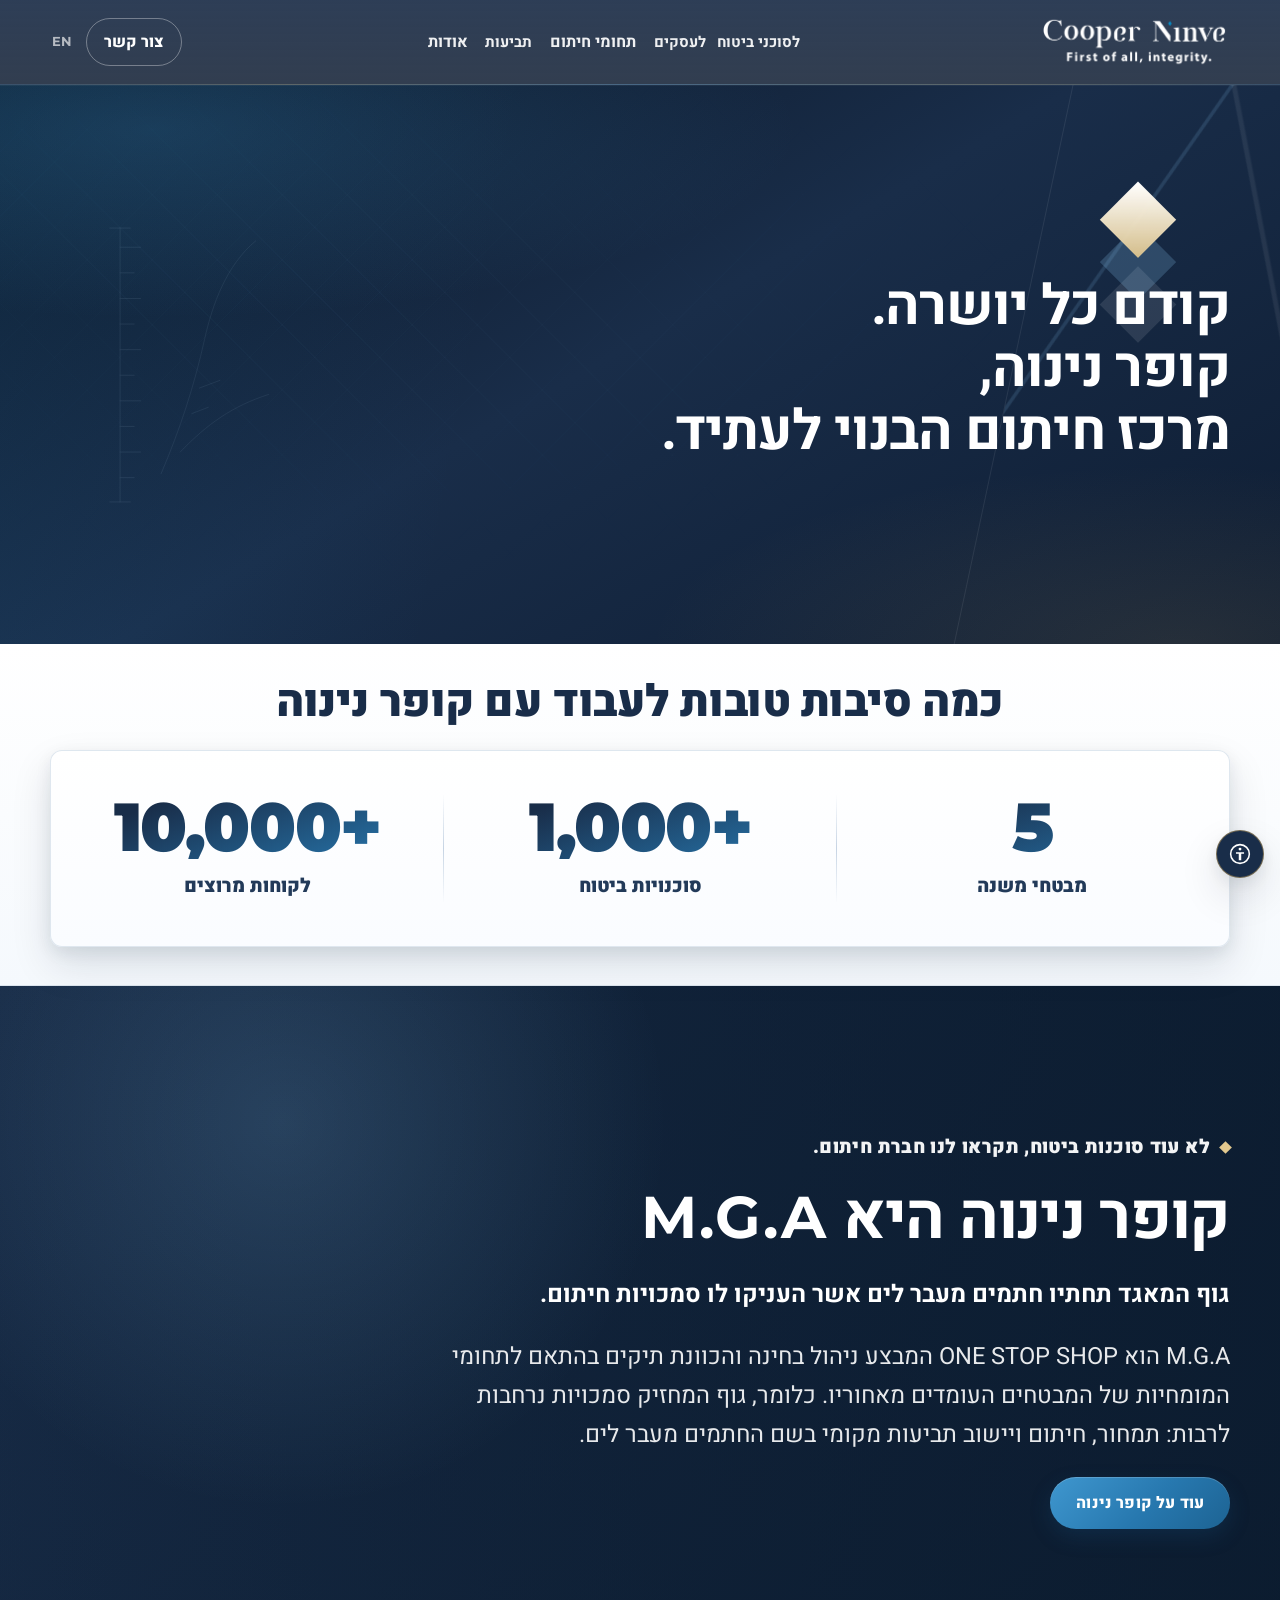
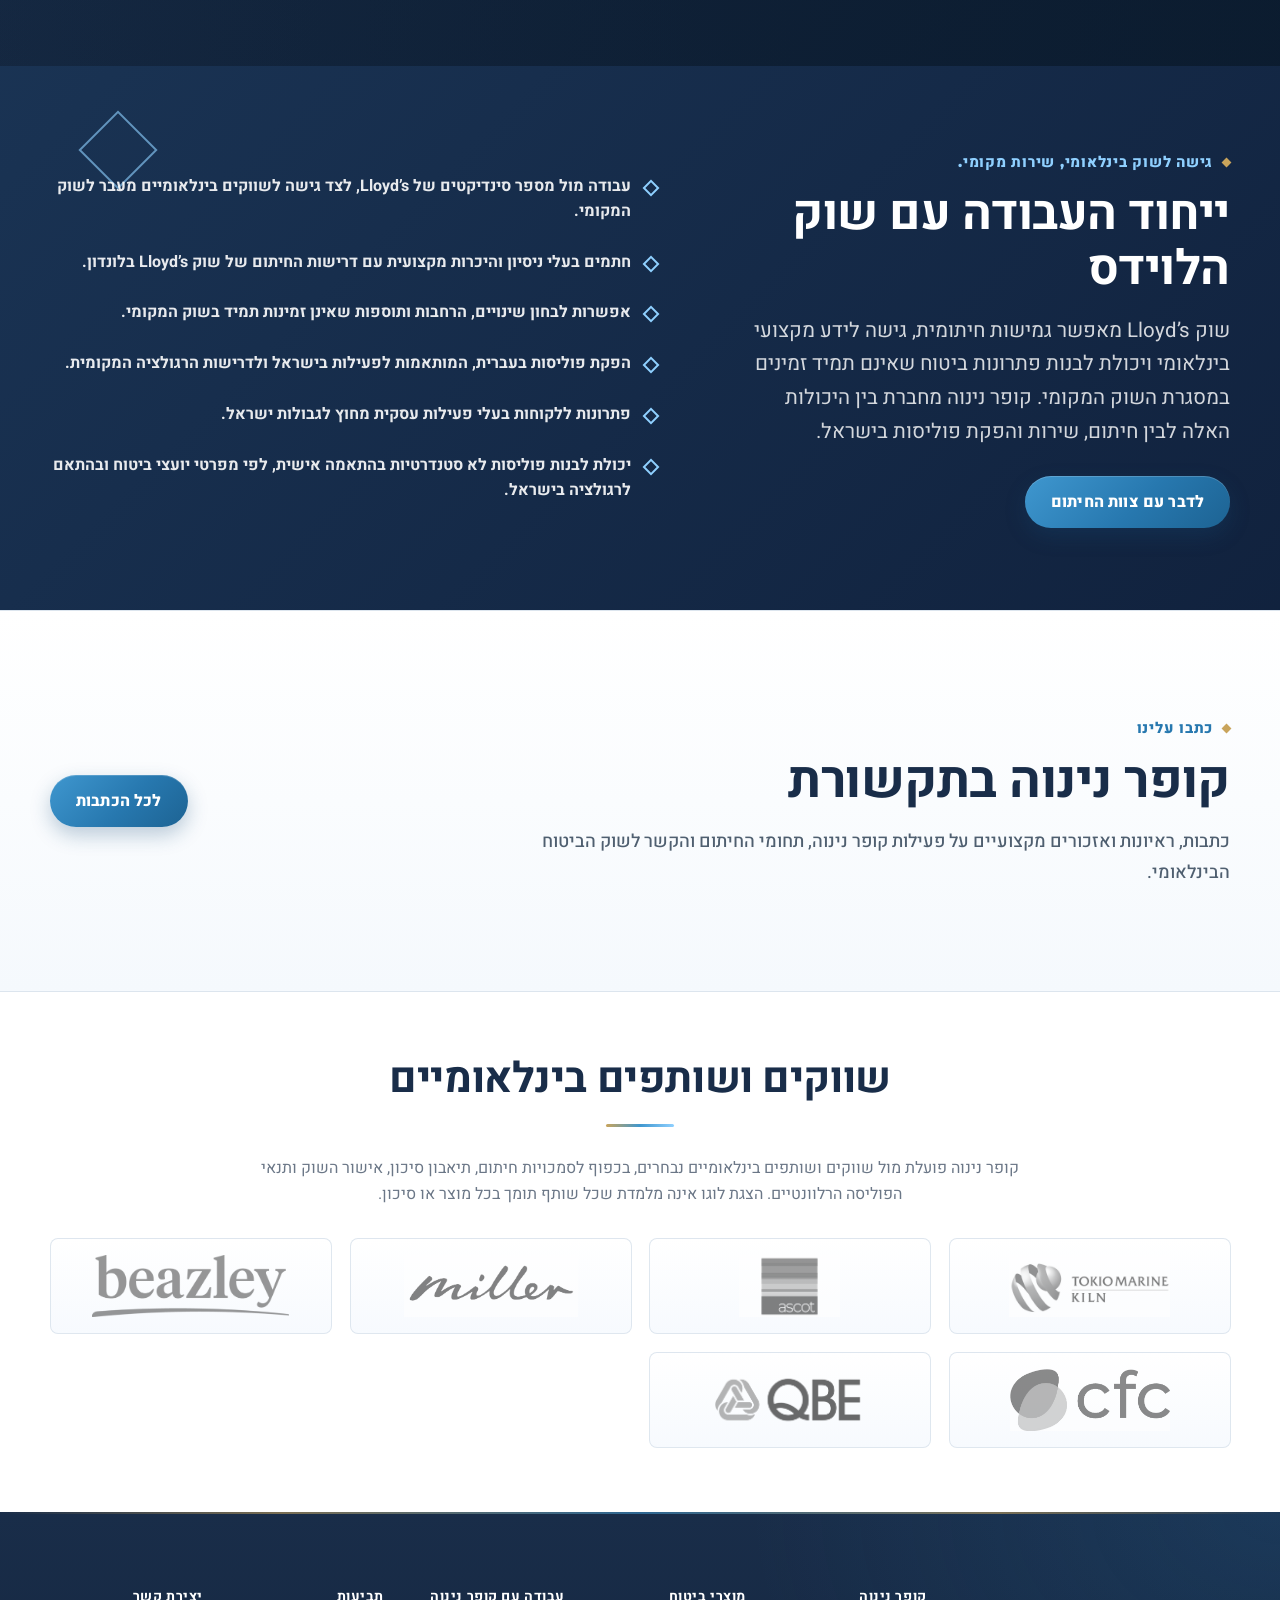
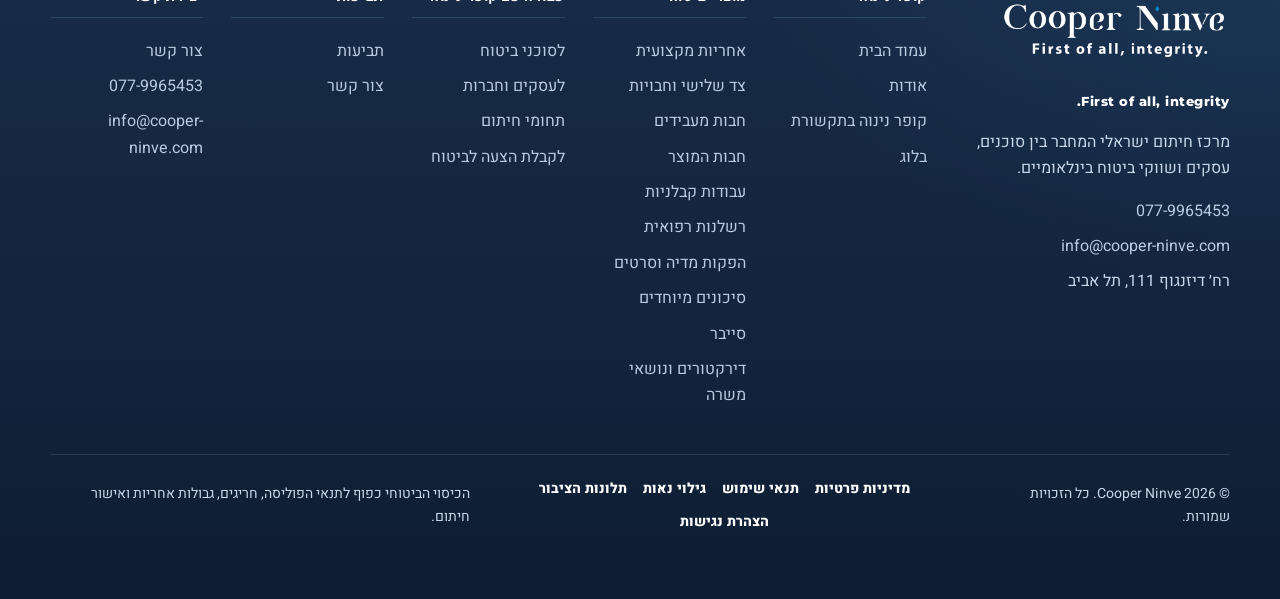
<file: index.html>
<!doctype html>
<html lang="he" dir="rtl">
  <head>
    <meta charset="UTF-8" />
    <meta name="viewport" content="width=device-width, initial-scale=1.0" />
    <meta name="description" content="קופר נינוה היא מרכז חיתום ישראלי, MGA ו-Coverholder המחבר בין סוכני ביטוח, עסקים ושווקי ביטוח בינלאומיים באמצעות חיתום, הפקה, שירות ותביעות." />
    <meta name="robots" content="index, follow" />
    <title>קופר נינוה | ישראל - מרכז חיתום הבנוי לעתיד</title>
    <link rel="preload" as="image" href="/assets/logo/cooper-ninve-logo-white.png" fetchpriority="high" />
    <link rel="preconnect" href="https://fonts.googleapis.com" />
    <link rel="preconnect" href="https://fonts.gstatic.com" crossorigin />
    <link href="https://fonts.googleapis.com/css2?family=Heebo:wght@400;500;700;800;900&family=Montserrat:wght@600;700;800;900&display=swap" rel="stylesheet" />
    <link rel="stylesheet" href="/styles.css" />
    <script>
      (function () {
        try {
          var raw = localStorage.getItem("cn-a11y-prefs");
          if (!raw) return;
          var prefs = JSON.parse(raw);
          var root = document.documentElement;
          var allowed = { 90: 1, 100: 1, 110: 1, 120: 1, 130: 1 };
          var text = allowed[prefs.text] ? prefs.text : 100;
          root.style.setProperty("--a11y-text-scale", String(text / 100));
          root.setAttribute("data-a11y-text", String(text));
          if (prefs.contrast) root.classList.add("a11y-contrast");
          if (prefs.links) root.classList.add("a11y-links");
          if (prefs.motion) root.classList.add("a11y-reduce-motion");
        } catch (e) {}
      })();
    </script>
  </head>
  <body class="lang-he">
    <a class="skip-link" href="#main">דלג לתוכן</a>
    <header class="site-header" data-site-header>
      <div class="container header-inner">
        <a class="brand" href="/" aria-label="קופר נינוה - דף הבית">
          <img src="/assets/logo/cooper-ninve-logo-white.png" alt="Cooper Ninve" width="768" height="283" fetchpriority="high" decoding="sync" />
        </a>
        <button class="menu-toggle" type="button" aria-expanded="false" aria-controls="main-nav" aria-label="פתיחת תפריט" data-menu-toggle><span aria-hidden="true">☰</span></button>
        <nav id="main-nav" class="main-nav" data-main-nav aria-label="ניווט ראשי">
          <a href="/insurance-agents">לסוכני ביטוח</a>
          <a href="/business-insurance">לעסקים</a>
          <div class="nav-product-menu" data-product-menu>
            <button class="nav-product-trigger" type="button" aria-expanded="false" aria-haspopup="true" aria-controls="product-mega-menu">מוצרי ביטוח</button>
            <div class="product-mega-menu" id="product-mega-menu">
              <section class="product-menu-column">
                <div class="product-menu-links">
                  <a class="product-menu-link" href="/professional-liability-insurance"><strong>אחריות מקצועית</strong><span>פתרונות ביטוח לסיכונים מקצועיים ולנותני שירותים.</span></a>
                  <a class="product-menu-link" href="/liability-insurance"><strong>צד שלישי וחבויות</strong><span>פתרונות לסיכוני חבות כלפי צדדים שלישיים.</span></a>
                  <a class="product-menu-link" href="/employers-liability-insurance"><strong>חבות מעבידים</strong><span>כיסוי לסיכוני אחריות מעבידים כלפי עובדים.</span></a>
                  <a class="product-menu-link" href="/product-liability-insurance"><strong>חבות המוצר</strong><span>כיסוי לאחריות הנובעת ממוצרים, ייצור ושיווק.</span></a>
                  <a class="product-menu-link" href="/contractors-all-risks-insurance"><strong>עבודות קבלניות</strong><span>פתרונות ביטוח לפרויקטים, עבודות וביצוע.</span></a>
                  <a class="product-menu-link" href="/medical-malpractice-insurance"><strong>רשלנות רפואית</strong><span>פתרונות ביטוח לסיכונים רפואיים ומקצועות הבריאות.</span></a>
                  <a class="product-menu-link" href="/media-production-insurance"><strong>הפקות מדיה וסרטים</strong><span>כיסוי להפקות, תוכן, צילום ומדיה.</span></a>
                  <a class="product-menu-link" href="/special-risks-insurance"><strong>סיכונים מיוחדים</strong><span>בחינת פתרונות לסיכונים מורכבים ולא שגרתיים.</span></a>
                  <a class="product-menu-link" href="/cyber-insurance"><strong>סייבר</strong><span>פתרונות לסיכוני סייבר, מידע וטכנולוגיה.</span></a>
                  <a class="product-menu-link" href="/directors-and-officers-insurance"><strong>דירקטורים ונושאי משרה</strong><span>כיסוי לנושאי משרה, הנהלות ודירקטוריונים.</span></a>
                  <a class="product-menu-link" href="/insurance-solutions"><strong>כל מוצרי הביטוח</strong><span>מעבר לעמוד המרכז את כלל תחומי הביטוח.</span></a>
                </div>
              </section>
            </div>
          </div>
          <a href="/claims">תביעות</a>
          <div class="nav-product-menu" data-product-menu>
            <button class="nav-product-trigger" type="button" aria-expanded="false" aria-haspopup="true" aria-controls="about-mega-menu">אודות</button>
            <div class="product-mega-menu about-mega-menu" id="about-mega-menu">
              <section class="product-menu-column">
                <div class="product-menu-links">
                  <a class="product-menu-link" href="/about-us"><strong>אודות</strong></a>
                  <a class="product-menu-link" href="/blog"><strong>בלוג</strong></a>
                  <a class="product-menu-link" href="/press"><strong>בתקשורת</strong></a>
                </div>
              </section>
            </div>
          </div>
          <a class="language-switcher nav-language-switcher" href="/en" aria-label="Switch to English">EN</a>
        </nav>
        <div class="header-actions">
          <a class="header-link" href="/contact-us">צור קשר</a>
          <a class="language-switcher header-language-switcher" href="/en" aria-label="Switch to English">EN</a>
        </div>
      </div>
    </header>

    <main id="main" data-app></main>

    <footer class="site-footer">
      <div class="footer-main">
        <div class="container footer-grid footer-grid-wide">
          <section class="footer-contact">
            <img src="/assets/logo/cooper-ninve-logo-white.png" alt="Cooper Ninve" width="768" height="283" loading="lazy" decoding="async" />
            <p class="footer-slogan" lang="en">First of all, integrity.</p>
            <p>מרכז חיתום ישראלי המחבר בין סוכנים, עסקים ושווקי ביטוח בינלאומיים.</p>
            <ul>
              <li><a href="tel:0779965453" data-track="click_phone">077-9965453</a></li>
              <li><a href="mailto:info@cooper-ninve.com" data-track="click_email">info@cooper-ninve.com</a></li>
              <li>רח׳ דיזנגוף 111, תל אביב</li>
            </ul>
          </section>
          <section>
            <h3>קופר נינוה</h3>
            <a href="/">עמוד הבית</a>
            <a href="/about-us">אודות</a>
            <a href="/press">קופר נינוה בתקשורת</a>
            <a href="/blog">בלוג</a>
          </section>
          <section>
            <h3>מוצרי ביטוח</h3>
            <a href="/professional-liability-insurance">אחריות מקצועית</a>
            <a href="/liability-insurance">צד שלישי וחבויות</a>
            <a href="/employers-liability-insurance">חבות מעבידים</a>
            <a href="/product-liability-insurance">חבות המוצר</a>
            <a href="/contractors-all-risks-insurance">עבודות קבלניות</a>
            <a href="/medical-malpractice-insurance">רשלנות רפואית</a>
            <a href="/media-production-insurance">הפקות מדיה וסרטים</a>
            <a href="/special-risks-insurance">סיכונים מיוחדים</a>
            <a href="/cyber-insurance">סייבר</a>
            <a href="/directors-and-officers-insurance">דירקטורים ונושאי משרה</a>
          </section>
          <section>
            <h3>עבודה עם קופר נינוה</h3>
            <a href="/insurance-agents">לסוכני ביטוח</a>
            <a href="/business-insurance">לעסקים וחברות</a>
            <a href="/insurance-solutions">תחומי חיתום</a>
            <a href="/contact-us">לקבלת הצעה לביטוח</a>
          </section>
          <section>
            <h3>תביעות</h3>
            <a href="/claims">תביעות</a>
            <a href="/contact-us">צור קשר</a>
          </section>
          <section>
            <h3>יצירת קשר</h3>
            <a href="/contact-us">צור קשר</a>
            <a href="tel:0779965453" data-track="click_phone">077-9965453</a>
            <a href="mailto:info@cooper-ninve.com" data-track="click_email">info@cooper-ninve.com</a>
          </section>
        </div>
        <div class="container footer-bottom">
          <p>© 2026 Cooper Ninve. כל הזכויות שמורות.</p>
          <nav class="footer-legal" aria-label="קישורים משפטיים">
            <a href="/privacy-policy">מדיניות פרטיות</a>
            <a href="/terms-of-use">תנאי שימוש</a>
            <a href="/disclosure">גילוי נאות</a>
            <a href="/public-complaints">תלונות הציבור</a>
            <a href="/accessibility-statement">הצהרת נגישות</a>
          </nav>
          <p>הכיסוי הביטוחי כפוף לתנאי הפוליסה, חריגים, גבולות אחריות ואישור חיתום.</p>
        </div>
      </div>
    </footer>

    <div class="mobile-sticky">
      <a href="/contact-us" data-track="click_quote_cta">לקבלת הצעה לביטוח</a>
      <a href="tel:0779965453" data-track="click_phone">שיחה</a>
    </div>

    <div class="a11y-widget" data-a11y-widget>
      <div class="a11y-panel" id="a11y-panel" hidden role="dialog" aria-modal="false" aria-labelledby="a11y-panel-title">
        <p class="a11y-panel-title" id="a11y-panel-title">אפשרויות נגישות</p>
        <p class="a11y-text-status" data-a11y-text-status aria-live="polite">גודל טקסט: 100%</p>
        <div class="a11y-actions">
          <button type="button" class="a11y-action" data-a11y-action="text-up">הגדלת טקסט</button>
          <button type="button" class="a11y-action" data-a11y-action="text-down">הקטנת טקסט</button>
          <button type="button" class="a11y-action" data-a11y-action="contrast" aria-pressed="false">ניגודיות גבוהה</button>
          <button type="button" class="a11y-action" data-a11y-action="links" aria-pressed="false">הדגשת קישורים</button>
          <button type="button" class="a11y-action" data-a11y-action="motion" aria-pressed="false">הפחתת אנימציות</button>
          <button type="button" class="a11y-action a11y-action-reset" data-a11y-action="reset">איפוס הגדרות</button>
        </div>
      </div>
      <button type="button" class="a11y-fab" data-a11y-open aria-expanded="false" aria-controls="a11y-panel" aria-label="פתיחת אפשרויות נגישות">
        <svg viewBox="0 0 24 24" width="22" height="22" aria-hidden="true" focusable="false">
          <circle cx="12" cy="12" r="10.2" fill="none" stroke="currentColor" stroke-width="1.7"></circle>
          <circle cx="12" cy="6.6" r="1.55" fill="currentColor"></circle>
          <path fill="currentColor" d="M7.6 10.05h8.8v1.7h-3.05V18.7h-2.7v-6.95H7.6z"></path>
        </svg>
      </button>
    </div>

    <script src="/cms-client.js" defer></script>
    <script src="/cms-landing.js" defer></script>
    <script src="/app.js" defer></script>
  </body>
</html>
</file>
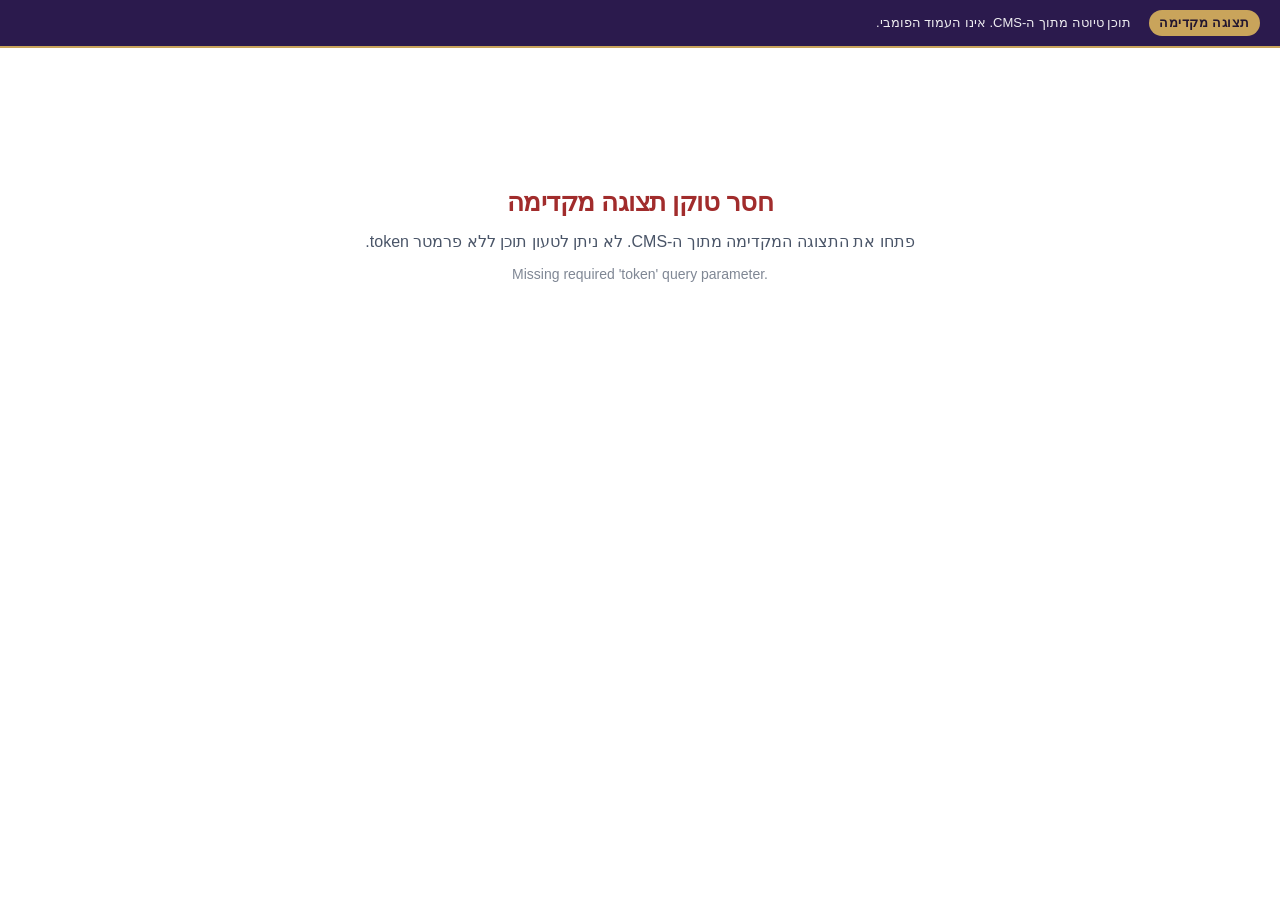
<file: preview.html>
<!doctype html>
<html lang="he" dir="rtl">
  <head>
    <meta charset="UTF-8" />
    <meta name="viewport" content="width=device-width, initial-scale=1.0" />
    <meta name="robots" content="noindex, nofollow, noarchive, nosnippet, noimageindex" />
    <meta name="referrer" content="no-referrer" />
    <meta http-equiv="Cache-Control" content="no-store, no-cache, must-revalidate" />
    <meta http-equiv="Pragma" content="no-cache" />
    <meta name="description" content="" />
    <title>תצוגה מקדימה | קופר נינוה</title>
    <link rel="stylesheet" href="/styles.css" />
    <style>
      /* Preview-only chrome. The landing content itself uses styles.css classes
         so it matches the public landing page. Nothing here leaks to the site. */
      .preview-bar {
        position: sticky;
        top: 0;
        z-index: 2000;
        display: flex;
        flex-wrap: wrap;
        align-items: center;
        gap: 10px 18px;
        padding: 10px 20px;
        background: #2b1a4d;
        color: #fff;
        font-family: inherit;
        font-size: 13px;
        line-height: 1.5;
        border-bottom: 2px solid #c9a45b;
      }
      .preview-bar__tag {
        font-weight: 800;
        letter-spacing: .04em;
        background: #c9a45b;
        color: #22162f;
        padding: 3px 10px;
        border-radius: 999px;
        white-space: nowrap;
      }
      .preview-bar__meta { display: flex; flex-wrap: wrap; gap: 6px 16px; opacity: .92; }
      .preview-bar__meta b { font-weight: 500; opacity: .7; }
      .preview-bar details { margin-inline-start: auto; }
      .preview-bar summary { cursor: pointer; opacity: .85; }
      .preview-bar__seo {
        margin: 8px 0 0;
        padding: 10px 12px;
        background: rgba(255, 255, 255, .08);
        border-radius: 8px;
        max-width: 620px;
      }
      .preview-bar__seo p { margin: 0 0 6px; }
      .preview-bar__seo p:last-child { margin-bottom: 0; }

      .preview-state {
        max-width: 640px;
        margin: 12vh auto;
        padding: 32px 28px;
        text-align: center;
        font-size: 16px;
        line-height: 1.7;
      }
      .preview-state h1 { font-size: 26px; margin: 0 0 12px; }
      .preview-state p { margin: 0 0 8px; color: #4a5568; }
      .preview-state__en { font-size: 14px; opacity: .7; direction: ltr; }
      .preview-state--error h1 { color: #a12c2c; }
      .preview-spinner {
        width: 34px;
        height: 34px;
        margin: 0 auto 18px;
        border: 3px solid rgba(43, 26, 77, .18);
        border-top-color: #2b1a4d;
        border-radius: 50%;
        animation: preview-spin .9s linear infinite;
      }
      @keyframes preview-spin { to { transform: rotate(360deg); } }
      @media (prefers-reduced-motion: reduce) {
        .preview-spinner { animation-duration: 3s; }
      }

      /* CTA whose destination the API cannot resolve. Rendered inert, never as a link. */
      .preview-cta-unresolved {
        opacity: .55;
        cursor: not-allowed;
        text-decoration: line-through;
      }
      .preview-cta-flag {
        display: block;
        font-size: 11px;
        font-style: normal;
        letter-spacing: 0;
        text-decoration: none;
        opacity: .85;
      }
      .preview-empty {
        margin: 0;
        padding: 10px 14px;
        border: 1px dashed rgba(43, 26, 77, .35);
        border-radius: 8px;
        color: #6b7280;
        font-size: 14px;
      }
      .preview-form-note { font-size: 13px; color: #6b7280; margin: 6px 0 0; }
    </style>
  </head>
  <body class="lang-he lp">
    <div data-preview-bar></div>
    <main id="main" data-preview-app>
      <div class="preview-state">
        <div class="preview-spinner"></div>
        <h1>טוען תצוגה מקדימה…</h1>
        <p class="preview-state__en">Loading preview…</p>
      </div>
    </main>
    <div data-preview-sticky></div>
    <script src="/preview.js" defer></script>
  </body>
</html>
</file>
<file: styles.css>
:root {
  --navy: #192D49;
  --navy-2: #223a59;
  --navy-deep: #0e1d33;
  --navy-ink: #0a1626;
  --blue: #2778AF;
  --blue-2: #1d6393;
  --blue-bright: #3f97cf;
  --sky: #8fd0ff;
  --gold: #c9a45b;
  --gold-soft: #e3c98f;
  --ink: #192D49;
  --muted: #6b7787;
  --line: #dce5ee;
  --line-strong: #c6d4e4;
  --soft: #f3f7fc;
  --paper: #f7f9fd;
  --mist: #eef3f9;
  --white: #fff;
  --radius: 12px;
  --radius-sm: 8px;
  --radius-lg: 20px;
  --shadow: 0 2px 8px rgba(16, 32, 55, .06), 0 22px 50px rgba(11, 26, 48, .16);
  --shadow-sm: 0 1px 2px rgba(16, 32, 55, .05), 0 4px 12px rgba(16, 32, 55, .06);
  --shadow-md: 0 6px 16px rgba(16, 32, 55, .08), 0 18px 40px rgba(11, 26, 48, .12);
  --shadow-lg: 0 12px 28px rgba(16, 32, 55, .12), 0 34px 70px rgba(9, 22, 42, .20);
  --shadow-hover: 0 14px 32px rgba(16, 32, 55, .13), 0 30px 64px rgba(9, 22, 42, .20);
  --focus: #8fd0ff;
  --focus-on-light: #2778AF;
  --input-border: #7a91a8;
  --font-body: "Heebo", Arial, "Helvetica Neue", sans-serif;
  --font-display: "Montserrat", "Heebo", Arial, sans-serif;
  --ease: 220ms cubic-bezier(.22, 1, .36, 1);
  --ease-premium: cubic-bezier(.22, 1, .36, 1);
  --ease-out: cubic-bezier(.16, 1, .3, 1);
  --ease-in-out: cubic-bezier(.76, 0, .24, 1);
  --header-h: 84px;
}

* { box-sizing: border-box; }
html {
  --a11y-text-scale: 1;
  font-size: calc(100% * var(--a11y-text-scale, 1));
  scroll-behavior: smooth;
}
html.a11y-reduce-motion { scroll-behavior: auto; }
body {
  margin: 0;
  color: var(--ink);
  background: var(--white);
  font-family: var(--font-body);
  line-height: 1.65;
  overflow-wrap: break-word;
  -webkit-font-smoothing: antialiased;
  -moz-osx-font-smoothing: grayscale;
  text-rendering: optimizeLegibility;
}
main, .site-header, .site-footer, .hero, .section { max-width: 100%; }
.sr-only {
  position: absolute;
  width: 1px;
  height: 1px;
  padding: 0;
  margin: -1px;
  overflow: hidden;
  clip: rect(0, 0, 0, 0);
  white-space: nowrap;
  border: 0;
}
a { color: inherit; text-decoration: none; }
a, button, summary, .card-link, .mobile-sticky a { cursor: pointer; }
img { max-width: 100%; display: block; }
button, input, select, textarea { font: inherit; }
button, a, summary, input, select, textarea {
  transition: color var(--ease), background-color var(--ease), border-color var(--ease), box-shadow var(--ease), transform var(--ease), opacity var(--ease), filter var(--ease);
}
a:focus-visible,
button:focus-visible,
summary:focus-visible,
input:focus-visible,
select:focus-visible,
textarea:focus-visible {
  outline: 3px solid var(--focus-on-light);
  outline-offset: 3px;
  box-shadow: 0 0 0 5px rgba(39, 120, 175, .22);
}
.site-header :is(a, button):focus-visible,
.menu-toggle:focus-visible,
.hero :is(a, button):focus-visible,
.section-navy :is(a, button):focus-visible,
.team-section :is(a, button):focus-visible,
.mga-block :is(a, button):focus-visible,
.site-footer :is(a, button):focus-visible,
.mobile-sticky a:focus-visible {
  outline-color: var(--focus);
  box-shadow: 0 0 0 5px rgba(143, 208, 255, .28);
}
button:disabled {
  cursor: not-allowed;
  opacity: .72;
  transform: none;
}
.reveal-item {
  opacity: 0;
  transform: translateY(var(--reveal-distance, 22px));
  transition-property: opacity, transform, border-color, box-shadow, background-color, color, filter;
  transition-duration: var(--reveal-duration, 680ms), var(--reveal-duration, 680ms), 220ms, 220ms, 220ms, 220ms, 220ms;
  transition-timing-function: var(--ease-premium), var(--ease-premium), ease, ease, ease, ease, ease;
  transition-delay: var(--reveal-delay, 0ms);
  will-change: opacity, transform;
}
.reveal-item.is-visible {
  opacity: 1;
  transform: translateY(0);
}
.hero .reveal-item {
  --reveal-distance: 24px;
  --reveal-duration: 760ms;
}
.hero-card.reveal-item {
  --reveal-distance: 20px;
  --reveal-duration: 780ms;
}
.hero-card li.reveal-item {
  transform: translateX(-10px);
  --reveal-duration: 560ms;
}
.hero-card li.reveal-item.is-visible {
  transform: translateX(0);
}
@media (prefers-reduced-motion: reduce) {
  html {
    scroll-behavior: auto;
  }
  *,
  *::before,
  *::after {
    animation-duration: .01ms !important;
    animation-iteration-count: 1 !important;
    transition-duration: .01ms !important;
    transition-delay: 0ms !important;
  }
  .reveal-item,
  .reveal-item.is-visible {
    opacity: 1;
    transform: none;
  }
  .mga-sketch,
  .mga-block.is-sketch-visible .mga-sketch {
    opacity: .72;
    transform: none;
  }
  .mga-sketch.is-sketch-enhanced,
  .mga-sketch.is-sketch-reveal,
  .mga-block.is-sketch-visible .mga-sketch.is-sketch-reveal {
    clip-path: none;
    filter: none;
  }
  .mga-sketch-line {
    stroke-dashoffset: 0;
    transition: none;
  }
}
html.a11y-reduce-motion {
  scroll-behavior: auto;
}
html.a11y-reduce-motion *,
html.a11y-reduce-motion *::before,
html.a11y-reduce-motion *::after {
  animation-duration: .01ms !important;
  animation-iteration-count: 1 !important;
  transition-duration: .01ms !important;
  transition-delay: 0ms !important;
}
html.a11y-reduce-motion .reveal-item,
html.a11y-reduce-motion .reveal-item.is-visible {
  opacity: 1;
  transform: none;
}
html.a11y-reduce-motion .mga-sketch,
html.a11y-reduce-motion .mga-block.is-sketch-visible .mga-sketch {
  opacity: .72;
  transform: none;
}
html.a11y-reduce-motion .mga-sketch.is-sketch-enhanced,
html.a11y-reduce-motion .mga-sketch.is-sketch-reveal,
html.a11y-reduce-motion .mga-block.is-sketch-visible .mga-sketch.is-sketch-reveal {
  clip-path: none;
  filter: none;
}
html.a11y-reduce-motion .mga-sketch-line {
  stroke-dashoffset: 0;
  transition: none;
}
.container { width: min(1180px, calc(100% - 40px)); margin-inline: auto; }
.skip-link {
  position: absolute;
  inset-block-start: -48px;
  inset-inline-start: 20px;
  background: var(--blue);
  color: white;
  padding: 10px 14px;
  z-index: 20;
}
.skip-link:focus { inset-block-start: 10px; }

.site-header {
  position: sticky;
  top: 0;
  z-index: 1000;
  overflow: visible;
  background:
    linear-gradient(180deg, rgba(23, 41, 68, .90), rgba(16, 30, 51, .86));
  -webkit-backdrop-filter: saturate(140%) blur(14px);
  backdrop-filter: saturate(140%) blur(14px);
  color: white;
  border-bottom: 1px solid rgba(143, 208, 255, .12);
  box-shadow: 0 1px 0 rgba(255,255,255,.05);
  transition: background-color .4s var(--ease-out), box-shadow .4s var(--ease-out), border-color .4s var(--ease-out);
}
.site-header::after {
  content: "";
  position: absolute;
  inset-inline: 0;
  bottom: -1px;
  height: 1px;
  background: linear-gradient(90deg, transparent, rgba(201, 164, 91, .5) 22%, rgba(143, 208, 255, .35) 50%, rgba(201, 164, 91, .5) 78%, transparent);
  opacity: .5;
  pointer-events: none;
}
.site-header.is-scrolled {
  background: linear-gradient(180deg, rgba(14, 27, 47, .94), rgba(11, 22, 40, .92));
  box-shadow: 0 12px 34px rgba(6, 16, 32, .40);
  border-bottom-color: rgba(143, 208, 255, .18);
}
.header-inner {
  min-height: var(--header-h);
  display: grid;
  grid-template-columns: 190px minmax(0, 1fr) auto;
  gap: 14px;
  align-items: center;
  overflow: visible;
  transition: min-height .4s var(--ease-out);
}
.site-header.is-scrolled .header-inner { min-height: 70px; }
.brand img {
  width: 190px;
  height: auto;
  aspect-ratio: 768 / 283;
  transition: width .4s var(--ease-out), filter var(--ease), transform var(--ease);
}
.site-header.is-scrolled .brand img { width: 168px; }
.brand:hover img { transform: translateY(-1px); filter: drop-shadow(0 6px 14px rgba(143, 208, 255, .28)); }
.main-nav {
  display: flex;
  gap: clamp(8px, .9vw, 15px);
  align-items: center;
  justify-content: center;
  font-weight: 700;
  min-width: 0;
}
.main-nav a,
.nav-product-trigger {
  position: relative;
  opacity: .92;
  border-radius: 6px;
  padding-block: 6px;
  font-size: 15px;
  line-height: 1.2;
  white-space: nowrap;
}
.nav-product-trigger {
  display: inline-flex;
  align-items: center;
  margin: 0;
  background: none;
  border: 0;
  color: inherit;
  font: inherit;
  cursor: pointer;
}
.main-nav a::after,
.nav-product-trigger::after {
  content: "";
  position: absolute;
  inset-inline: 0;
  inset-block-end: -2px;
  height: 2px;
  background: linear-gradient(90deg, var(--gold), var(--sky));
  border-radius: 999px;
  opacity: 0;
  transform: scaleX(.3);
  transform-origin: center;
  transition: opacity var(--ease), transform var(--ease);
}
.main-nav a:hover,
.main-nav a.active,
.nav-product-trigger:hover,
.nav-product-trigger.active,
.nav-product-menu.is-open .nav-product-trigger {
  color: var(--focus);
  opacity: 1;
}
.main-nav a:hover::after,
.main-nav a.active::after,
.nav-product-trigger:hover::after,
.nav-product-trigger.active::after,
.nav-product-menu.is-open .nav-product-trigger::after {
  opacity: .9;
  transform: scaleX(1);
}
.nav-product-menu {
  position: relative;
  display: inline-flex;
  align-items: center;
}
.product-mega-menu {
  position: absolute;
  top: calc(100% + 20px);
  right: 50%;
  width: min(920px, calc(100vw - 48px));
  transform: translateX(50%) translateY(8px);
  display: grid;
  grid-template-columns: repeat(3, minmax(0, 1fr));
  gap: 0;
  padding: 22px;
  background: rgba(255,255,255,.98);
  color: var(--ink);
  border: 1px solid rgba(25,45,73,.12);
  border-radius: 8px;
  box-shadow: 0 24px 60px rgba(8,20,38,.22);
  opacity: 0;
  visibility: hidden;
  pointer-events: none;
  transition: opacity var(--ease), transform var(--ease), visibility var(--ease);
  z-index: 1100;
}
.product-mega-menu::before {
  content: "";
  position: absolute;
  inset-inline: 0;
  bottom: 100%;
  height: 22px;
}
.nav-product-menu:hover .product-mega-menu,
.nav-product-menu.is-open .product-mega-menu {
  opacity: 1;
  visibility: visible;
  pointer-events: auto;
  transform: translateX(50%) translateY(0);
}
.product-menu-column {
  padding: 0 16px;
}
.product-menu-column + .product-menu-column {
  border-inline-end: 1px solid rgba(25,45,73,.1);
}
.product-menu-links {
  display: grid;
  gap: 7px;
}
.product-mega-menu > .product-menu-column:only-child {
  grid-column: 1 / -1;
}
.product-mega-menu > .product-menu-column:only-child .product-menu-links {
  grid-template-columns: repeat(3, minmax(0, 1fr));
}
@media (min-width: 1101px) {
  .about-mega-menu {
    width: min(540px, calc(100vw - 48px));
  }
}
.main-nav .product-menu-link {
  position: relative;
  display: block;
  padding: 11px 14px;
  border-radius: var(--radius-sm);
  border-inline-start: 2px solid transparent;
  white-space: normal;
  color: var(--ink);
  opacity: 1;
  transition: background-color var(--ease), color var(--ease), border-color var(--ease), transform var(--ease);
}
.main-nav .product-menu-link::after {
  content: none;
}
.main-nav .product-menu-link:hover,
.main-nav .product-menu-link:focus {
  background: linear-gradient(90deg, rgba(39,120,175,.09), rgba(39,120,175,.02));
  border-inline-start-color: var(--gold);
  color: var(--navy);
  transform: translateX(-2px);
}
body.lang-en .main-nav .product-menu-link:hover,
body.lang-en .main-nav .product-menu-link:focus { transform: translateX(2px); }
.product-menu-link strong {
  display: block;
  font-size: 14px;
  line-height: 1.35;
}
.product-menu-link span {
  display: block;
  margin-top: 3px;
  color: var(--muted);
  font-size: 12.5px;
  line-height: 1.45;
}
.header-actions {
  display: flex;
  align-items: center;
  gap: 8px;
  white-space: nowrap;
}
.header-cta, .btn {
  position: relative;
  border: 0;
  border-radius: 999px;
  padding: 13px 26px;
  max-width: 100%;
  white-space: normal;
  min-height: 48px;
  display: inline-flex;
  align-items: center;
  justify-content: center;
  gap: 9px;
  font-weight: 800;
  letter-spacing: .01em;
  cursor: pointer;
  overflow: hidden;
  isolation: isolate;
}
/* Sheen sweep shared by filled buttons */
.header-cta::before, .btn-primary::before, .btn-outline::before {
  content: "";
  position: absolute;
  inset: 0;
  z-index: -1;
  background: linear-gradient(115deg, transparent 30%, rgba(255,255,255,.28) 48%, transparent 66%);
  transform: translateX(-120%);
  transition: transform .7s var(--ease-out);
}
.header-cta:hover::before, .btn-primary:hover::before, .btn-outline:hover::before { transform: translateX(120%); }
.header-cta, .btn-primary {
  background: linear-gradient(135deg, var(--blue-bright), var(--blue) 55%, var(--blue-2));
  color: white;
  box-shadow: 0 8px 20px rgba(23, 74, 117, .28), inset 0 1px 0 rgba(255,255,255,.18);
}
.header-cta:hover, .btn-primary:hover {
  transform: translateY(-2px);
  box-shadow: 0 14px 30px rgba(23, 74, 117, .38), inset 0 1px 0 rgba(255,255,255,.24);
}
.header-cta:active, .btn-primary:active { transform: translateY(0); }
.header-link {
  color: white;
  border: 1px solid rgba(255,255,255,.34);
  border-radius: 999px;
  padding: 10px 17px;
  font-weight: 800;
  transition: color var(--ease), background-color var(--ease), border-color var(--ease), transform var(--ease), box-shadow var(--ease);
}
.header-link:hover {
  background: rgba(255,255,255,.96);
  color: var(--navy);
  border-color: transparent;
  transform: translateY(-2px);
  box-shadow: 0 10px 24px rgba(6, 16, 32, .28);
}
.btn-secondary { color: white; border: 1px solid rgba(255,255,255,.5); background: rgba(255,255,255,.04); }
.btn-secondary:hover { background: white; border-color: white; color: var(--navy); transform: translateY(-2px); box-shadow: 0 12px 28px rgba(6, 16, 32, .3); }
.btn-outline { color: var(--blue-2); border: 2px solid rgba(39, 120, 175, .9); background: white; }
.btn-outline:hover { color: white; border-color: var(--blue-2); transform: translateY(-2px); box-shadow: 0 12px 28px rgba(23, 74, 117, .26); }
.btn-outline::after {
  content: "";
  position: absolute;
  inset: 0;
  z-index: -2;
  background: linear-gradient(135deg, var(--blue-bright), var(--blue-2));
  opacity: 0;
  transition: opacity var(--ease);
}
.btn-outline:hover::after { opacity: 1; }
.menu-toggle { display: none; background: transparent; color: white; border: 0; font-size: 28px; }
.menu-toggle:hover { color: #8fd0ff; }

.hero {
  background:
    radial-gradient(120% 80% at 12% 8%, rgba(63, 151, 207, .22) 0%, transparent 42%),
    radial-gradient(90% 70% at 92% 100%, rgba(201, 164, 91, .12) 0%, transparent 46%),
    linear-gradient(100deg, rgba(39,120,175,.14) 0%, transparent 38%),
    linear-gradient(150deg, var(--navy-ink) 0%, var(--navy) 48%, var(--navy-deep) 100%);
  color: white;
  position: relative;
  overflow: hidden;
}
.hero::before {
  content: "";
  position: absolute;
  inset-inline-start: -170px;
  inset-block: 0;
  width: 34vw;
  min-width: 330px;
  border-inline-start: 1px solid rgba(255,255,255,.14);
  border-inline-end: 1px solid rgba(255,255,255,.08);
  background:
    linear-gradient(116deg, transparent 0 22%, rgba(143,208,255,.14) 22.2% 22.6%, transparent 22.8% 100%),
    linear-gradient(68deg, transparent 0 58%, rgba(255,255,255,.07) 58.2% 58.7%, transparent 59% 100%);
  transform: skewX(-12deg);
  z-index: 0;
}
.hero::after {
  content: "";
  position: absolute;
  inset-inline-start: 9%;
  inset-block-start: 112px;
  width: 54px;
  height: 54px;
  background: linear-gradient(135deg, #ffffff, rgba(227, 201, 143, .92));
  transform: translate3d(0, var(--hero-par, 0px), 0) rotate(45deg);
  box-shadow: 30px 30px 0 rgba(143, 208, 255, .20), 60px 60px 0 rgba(255, 255, 255, .10);
  will-change: transform;
  z-index: 0;
}
/* Faint branded diamond lattice + cinematic vignette layer */
.hero-inner::before {
  content: "";
  position: absolute;
  inset: -10% -20%;
  background-image:
    repeating-linear-gradient(45deg, rgba(143,208,255,.05) 0 1px, transparent 1px 46px),
    repeating-linear-gradient(-45deg, rgba(143,208,255,.05) 0 1px, transparent 1px 46px);
  -webkit-mask-image: radial-gradient(70% 60% at 30% 40%, #000 0%, transparent 75%);
  mask-image: radial-gradient(70% 60% at 30% 40%, #000 0%, transparent 75%);
  opacity: .6;
  pointer-events: none;
  transform: translate3d(0, calc(var(--hero-par, 0px) * -.5), 0);
  z-index: -1;
}
.hero-inner {
  padding: 88px 0 78px;
  position: relative;
  z-index: 1;
  display: grid;
  grid-template-columns: minmax(0, 1fr);
  align-items: center;
}
.hero-inner > * { min-width: 0; }
.hero-copy {
  grid-area: copy;
  direction: rtl;
  width: 100%;
  max-width: 780px;
  justify-self: start;
  text-align: right;
}
.hero-home .hero-inner {
  width: min(1240px, calc(100% - 40px));
  grid-template-columns: 410px minmax(650px, 760px);
  grid-template-areas: "why copy";
  gap: clamp(56px, 7vw, 96px);
  direction: ltr;
  justify-content: center;
}
.hero-home .hero-copy {
  grid-area: copy;
  justify-self: end;
  max-width: 760px;
}
.hero-home .hero-why-card {
  grid-area: why;
  justify-self: start;
  width: 410px;
}
body.lang-he .hero-home .hero-inner {
  width: min(1180px, calc(100% - 40px));
  min-height: 560px;
  grid-template-columns: minmax(0, 780px);
  grid-template-areas: "copy";
  direction: rtl;
  justify-content: start;
  gap: 0;
  padding: 76px 0 66px;
}
body.lang-he .hero-home .hero-copy {
  justify-self: start;
  max-width: 780px;
  padding-inline: 0;
}
body.lang-he .hero-home .hero-precision-visual {
  position: absolute;
  left: max(18px, calc((100vw - 1180px) / 2 + 24px));
  right: auto;
  inset-block-start: 50%;
  width: clamp(180px, 18vw, 280px);
  aspect-ratio: 360 / 520;
  color: rgba(198, 228, 249, .78);
  opacity: .24;
  pointer-events: none;
  transform: translateY(-50%);
  z-index: 0;
}
body.lang-he .hero-home .hero-precision-visual svg {
  width: 100%;
  height: 100%;
  display: block;
  overflow: visible;
}
body.lang-he .hero-home .hero-precision-visual path {
  stroke: currentColor;
  stroke-width: .85;
  stroke-linecap: round;
  stroke-linejoin: round;
  vector-effect: non-scaling-stroke;
}
body.lang-he .hero-home .hero-ruler {
  opacity: .54;
}
body.lang-he .hero-home .hero-launch-form {
  opacity: .46;
}
body.lang-he .hero-home h1 {
  max-width: 720px;
  font-size: clamp(48px, 4.35vw, 66px);
  line-height: 1.12;
}
body.lang-he .hero-home p.lead {
  max-width: 640px;
  margin-top: 20px;
  color: rgba(255,255,255,.78);
  font-size: clamp(18px, 1.55vw, 22px);
  line-height: 1.72;
  font-weight: 500;
}
body.lang-he .hero-home .hero-actions {
  justify-content: flex-start;
  margin-top: 28px;
}
.eyebrow {
  display: inline-flex;
  align-items: center;
  gap: 11px;
  color: var(--sky);
  font-weight: 800;
  font-size: clamp(13px, 1vw, 14px);
  letter-spacing: .16em;
  text-transform: uppercase;
  margin: 0 0 16px;
}
.eyebrow::before {
  content: "";
  flex: 0 0 auto;
  width: 8px;
  height: 8px;
  background: var(--gold);
  transform: rotate(45deg);
  box-shadow: 0 0 0 4px rgba(201, 164, 91, .16);
}
body.lang-he .eyebrow { letter-spacing: .06em; text-transform: none; font-size: clamp(14px, 1.05vw, 16px); }
h1, h2, h3 { line-height: 1.14; margin: 0; letter-spacing: -.01em; }
body.lang-en h1, body.lang-en h2, body.lang-en h3,
body.lang-en .hero-title, body.lang-en .mga-block h2 {
  font-family: var(--font-display);
  letter-spacing: -.02em;
}
h1 { font-size: clamp(54px, 4.6vw, 72px); line-height: 1.1; max-width: 780px; letter-spacing: -.02em; }
.hero-title-line { white-space: nowrap; }
.hero-home h1 {
  font-size: clamp(50px, 4.8vw, 72px);
  line-height: 1.15;
  max-width: 760px;
}
.hero-positioning {
  font-size: clamp(32px, 3.35vw, 50px);
  line-height: 1.14;
  max-width: 760px;
  margin: 12px 0 0;
  color: white;
  font-weight: 900;
}
.hero p.lead {
  font-size: clamp(22px, 1.75vw, 26px);
  max-width: 680px;
  color: rgba(255,255,255,.92);
  margin: 30px 0 0;
}
.hero-home p.lead {
  font-size: 24px;
  line-height: 1.7;
  max-width: 680px;
}
.hero-actions { display: flex; gap: 14px; flex-wrap: wrap; margin-top: 34px; }
.hero-home .hero-actions { justify-content: flex-start; }
.hero-claims {
  background:
    linear-gradient(96deg, rgba(39,120,175,.2) 0%, transparent 38%),
    radial-gradient(circle at 18% 30%, rgba(143,208,255,.14), transparent 28%),
    linear-gradient(135deg, #0d1b30 0%, var(--navy) 54%, #0b1a2c 100%);
}
.hero-claims .hero-inner {
  min-height: 520px;
  padding-block: 96px 88px;
  grid-template-areas: "copy";
  justify-items: center;
}
.hero-claims .hero-copy {
  width: min(100%, 860px);
  max-width: 860px;
  justify-self: center;
  padding-inline: 0;
  text-align: center;
  border-inline-end: 0;
}
.hero-claims .eyebrow {
  color: rgba(143,208,255,.96);
  text-align: center;
}
.hero-claims .hero-title {
  font-size: clamp(68px, 7vw, 116px);
  line-height: .95;
  letter-spacing: 0;
  max-width: 860px;
  margin-inline: auto;
  text-align: center;
}
.hero-claims .lead {
  max-width: 760px;
  margin-top: 28px;
  margin-inline: auto;
  color: rgba(255,255,255,.88);
  font-size: clamp(19px, 1.55vw, 23px);
  line-height: 1.76;
  text-align: center;
}
.hero-support-line {
  max-width: 680px;
  margin: 18px auto 0;
  color: rgba(198,228,249,.78);
  font-size: 16px;
  font-weight: 700;
  line-height: 1.65;
  text-align: center;
}
.claims-hero-visual {
  position: absolute;
  inset-inline-start: auto;
  inset-inline-end: max(10px, calc((100vw - 1320px) / 2 + 8px));
  inset-block-start: 50%;
  width: clamp(150px, 15vw, 220px);
  aspect-ratio: 1 / 1.16;
  border: 1px solid rgba(143,208,255,.2);
  opacity: .08;
  transform: translateY(-50%);
  pointer-events: none;
}
.claims-hero-visual::before,
.claims-hero-visual::after,
.claims-hero-visual span {
  content: "";
  position: absolute;
  border-color: rgba(198,228,249,.32);
}
.claims-hero-visual::before {
  inset: 12%;
  border: 1px solid rgba(198,228,249,.24);
}
.claims-hero-visual::after {
  inset-inline-start: 18%;
  inset-block-start: 22%;
  width: 46%;
  height: 1px;
  background: rgba(198,228,249,.42);
  box-shadow: 0 42px 0 rgba(198,228,249,.28), 0 84px 0 rgba(198,228,249,.18);
}
.claims-hero-visual span:nth-child(1) {
  inset-inline-end: 18%;
  inset-block-start: 18%;
  width: 20%;
  height: 16%;
  border-block-start: 1px solid;
  border-inline-end: 1px solid;
}
.claims-hero-visual span:nth-child(2) {
  inset-inline-start: 14%;
  inset-block-end: 16%;
  width: 30%;
  height: 1px;
  background: rgba(143,208,255,.34);
  transform: rotate(-28deg);
}
.claims-hero-visual span:nth-child(3) {
  inset-inline-start: 34%;
  inset-block-end: 24%;
  width: 46%;
  height: 1px;
  background: rgba(143,208,255,.28);
  transform: rotate(-28deg);
}
.hero-card {
  position: relative;
  grid-area: why;
  direction: rtl;
  text-align: right;
  background: linear-gradient(180deg, rgba(255,255,255,.99), rgba(247,250,254,.98));
  color: var(--ink);
  border-radius: var(--radius);
  padding: 32px;
  box-shadow: 0 30px 64px rgba(4, 14, 31, .3);
  border: 1px solid rgba(255,255,255,.7);
  justify-self: start;
  align-self: center;
  width: min(100%, 410px);
  max-width: 410px;
  overflow: hidden;
}
.hero-card::before {
  content: "";
  position: absolute;
  inset-block-start: 0;
  inset-inline: 0;
  height: 3px;
  background: linear-gradient(90deg, var(--gold), var(--blue-bright), var(--sky));
}
.hero-card h2 { font-size: 25px; margin-bottom: 20px; letter-spacing: -.01em; }
.hero-card ul { direction: rtl; text-align: right; margin: 0; padding: 0; list-style: none; display: grid; gap: 14px; }
.hero-card li { direction: rtl; text-align: right; padding-inline-start: 0; padding-inline-end: 26px; position: relative; color: #4f5f70; font-weight: 700; }
.hero-card li::before {
  content: "";
  position: absolute;
  inset-inline-end: 2px;
  top: .5em;
  width: 9px;
  height: 9px;
  background: linear-gradient(135deg, var(--blue-bright), var(--blue-2));
  transform: rotate(45deg);
}

@media (max-width: 1260px) and (min-width: 901px) {
  .hero-inner {
    grid-template-columns: minmax(0, 1fr);
  }
  .hero-copy {
    max-width: 740px;
  }
  h1 {
    font-size: clamp(52px, 5vw, 70px);
  }
}

.section { padding: clamp(72px, 8vw, 116px) 0; position: relative; }
.section > .container { position: relative; z-index: 1; }
.home-counters {
  position: relative;
  z-index: 2;
  margin-top: -1px;
  padding: 34px 0 38px;
  background:
    linear-gradient(180deg, #ffffff 0%, #f5f9fd 100%);
  border-bottom: 1px solid var(--line);
}
.home-counters-heading {
  margin-bottom: 22px;
  text-align: center;
}
.home-counters-heading h2 {
  color: var(--navy);
  font-size: clamp(28px, 3.6vw, 44px);
  font-weight: 900;
}
.home-counters-inner {
  display: grid;
  grid-template-columns: repeat(3, minmax(0, 1fr));
  gap: 0;
  border: 1px solid rgba(220,229,238,.9);
  border-radius: var(--radius);
  background: linear-gradient(180deg, #ffffff, #fafcff);
  box-shadow: var(--shadow-md);
  overflow: hidden;
}
.home-counter-card {
  position: relative;
  min-width: 0;
  padding: clamp(30px, 3.4vw, 46px) 28px;
  text-align: center;
  transition: background-color .3s ease;
}
.home-counter-card + .home-counter-card::before {
  content: "";
  position: absolute;
  inset-inline-start: 0;
  inset-block: 22%;
  width: 1px;
  background: linear-gradient(180deg, transparent, var(--line-strong), transparent);
}
.home-counter-card:hover { background-color: rgba(39, 120, 175, .035); }
.home-counter-card strong {
  display: block;
  color: var(--navy);
  font-family: var(--font-display);
  font-size: clamp(46px, 5.3vw, 74px);
  font-weight: 900;
  line-height: .95;
  letter-spacing: -.02em;
  direction: ltr;
  unicode-bidi: isolate;
  background: linear-gradient(160deg, var(--navy) 20%, var(--blue));
  -webkit-background-clip: text;
  background-clip: text;
  -webkit-text-fill-color: transparent;
}
.home-counter-card span {
  display: block;
  margin-top: 12px;
  color: var(--navy-2);
  font-size: clamp(16px, 1.5vw, 20px);
  font-weight: 900;
}
.home-counter-card.reveal-item {
  --reveal-distance: 16px;
  --reveal-duration: 760ms;
}
.section-soft {
  background:
    linear-gradient(180deg, #ffffff 0%, var(--soft) 30%, var(--mist) 100%);
  border-top: 1px solid rgba(214, 227, 242, .7);
  border-bottom: 1px solid rgba(214, 227, 242, .7);
}
.section-navy {
  position: relative;
  overflow: hidden;
  background:
    radial-gradient(120% 90% at 12% 6%, rgba(143,208,255,.16), transparent 40%),
    radial-gradient(90% 80% at 96% 100%, rgba(201,164,91,.10), transparent 46%),
    linear-gradient(150deg, #16283f 0%, var(--navy) 54%, var(--navy-deep) 100%);
  color: white;
}
/* Oversized low-opacity brand diamond signature on navy sections */
.section-navy::before {
  content: "";
  position: absolute;
  inset-block-start: -80px;
  inset-inline-end: -60px;
  width: 340px;
  height: 340px;
  border: 1px solid rgba(143, 208, 255, .12);
  border-radius: 18px;
  transform: rotate(45deg);
  box-shadow: 0 0 0 1px rgba(143, 208, 255, .05) inset, 40px 40px 0 -1px rgba(201, 164, 91, .08);
  pointer-events: none;
  z-index: 0;
}
.section-navy > .container { position: relative; z-index: 1; }
.mga-block {
  position: relative;
  overflow: hidden;
  direction: ltr;
  background-color: #192D49;
  background:
    radial-gradient(circle at 22% 20%, rgba(143,208,255,.16), transparent 34%),
    linear-gradient(90deg, rgba(10, 25, 43, .1), rgba(10, 25, 43, .48) 58%, rgba(10, 25, 43, .68)),
    linear-gradient(135deg, #192D49, #0f2239);
  color: white;
}
.mga-sketch {
  position: absolute;
  inset-block: 7%;
  inset-inline-start: 0;
  width: min(58vw, 780px);
  opacity: .82;
  pointer-events: none;
  transform: translateX(0) translateY(0);
  transition: opacity 700ms var(--ease-premium), transform 900ms var(--ease-premium), clip-path 2100ms var(--ease-premium), filter 1600ms var(--ease-premium);
}

body.lang-he .hero-home::after {
  animation: heroGlowDrift 12s var(--ease-premium) infinite alternate;
}
body.lang-he .hero-home .hero-title.reveal-item {
  --reveal-distance: 18px;
  --reveal-duration: 840ms;
}
body.lang-he .hero-home .hero-positioning.reveal-item,
body.lang-he .hero-home .lead.reveal-item {
  --reveal-distance: 14px;
  --reveal-duration: 780ms;
}
@keyframes heroGlowDrift {
  from {
    opacity: .16;
    transform: translate3d(0, 0, 0) rotate(45deg);
  }
  to {
    opacity: .28;
    transform: translate3d(-14px, 10px, 0) rotate(45deg);
  }
}
.mga-sketch svg,
.mga-sketch img {
  width: 100%;
  height: 100%;
  min-height: 560px;
  display: block;
  overflow: visible;
}
.mga-sketch img {
  object-fit: contain;
}
.mga-sketch.is-sketch-enhanced {
  opacity: 0;
  transform: translateX(-3%) translateY(14px);
}
.mga-sketch.is-sketch-reveal {
  clip-path: polygon(0 0, 9% 0, 0 100%, 0 100%);
  filter: contrast(1.08) brightness(1.04);
}
.mga-sketch-line {
  stroke-dasharray: 1;
  stroke-dashoffset: 1;
  transition: stroke-dashoffset var(--draw-duration, 2200ms) var(--ease-premium);
  transition-delay: var(--line-delay, 0ms);
}
.mga-sketch-detail {
  transition-duration: var(--draw-duration, 2600ms);
}
.mga-block.is-sketch-visible .mga-sketch {
  opacity: .82;
  transform: translateX(0) translateY(0);
}
.mga-block.is-sketch-visible .mga-sketch-line {
  stroke-dashoffset: 0;
}
.mga-block.is-sketch-visible .mga-sketch.is-sketch-reveal {
  clip-path: polygon(0 0, 100% 0, 100% 100%, 0 100%);
  filter: contrast(1) brightness(1);
}
.mga-inner {
  position: relative;
  z-index: 2;
  min-height: 680px;
  width: min(1180px, calc(100% - 40px));
  margin-inline: auto;
  padding: 112px 0 104px;
  display: flex;
  align-items: center;
  justify-content: flex-end;
  text-align: right;
}
.mga-copy {
  width: min(850px, 100%);
  display: grid;
  justify-items: start;
  gap: 22px;
  direction: rtl;
  text-align: right;
}
.mga-kicker {
  margin: 0;
  color: rgba(255,255,255,.95);
  font-weight: 900;
  font-size: clamp(16px, 1.5vw, 22px);
  max-width: 760px;
  overflow-wrap: anywhere;
}
.mga-block h2 {
  font-size: clamp(42px, 5vw, 68px);
  line-height: 1.06;
  letter-spacing: -.02em;
  max-width: 850px;
  overflow-wrap: anywhere;
}
.mga-kicker {
  letter-spacing: .02em;
}
.mga-kicker::before {
  content: "";
  display: inline-block;
  width: 9px;
  height: 9px;
  margin-inline-end: 11px;
  background: var(--gold-soft);
  transform: rotate(45deg);
  vertical-align: middle;
}
.mga-block h2 span {
  direction: ltr;
  display: inline-block;
  font-family: "Montserrat", "Heebo", Arial, sans-serif;
  font-size: .92em;
  letter-spacing: .03em;
}
.mga-block p:not(.mga-kicker) {
  max-width: 820px;
  margin: 0;
  color: rgba(255,255,255,.9);
  font-size: clamp(19px, 1.85vw, 27px);
}
.mga-block strong {
  max-width: 780px;
  color: white;
  font-size: clamp(19px, 1.9vw, 28px);
  overflow-wrap: anywhere;
}
.lloyds-advantages {
  position: relative;
  overflow: hidden;
  direction: ltr;
  background:
    linear-gradient(135deg, rgba(21, 47, 80, .98), rgba(7, 25, 54, .96)),
    repeating-linear-gradient(116deg, rgba(255,255,255,.04) 0 1px, transparent 1px 56px);
  color: white;
}
.lloyds-advantages::before {
  content: "";
  position: absolute;
  inset-inline-start: 7%;
  inset-block-start: 56px;
  width: 52px;
  height: 52px;
  border: 2px solid rgba(143,208,255,.62);
  transform: rotate(45deg);
}
.lloyds-inner {
  position: relative;
  z-index: 1;
  padding: 82px 0;
  display: grid;
  grid-template-columns: minmax(0, 1.1fr) minmax(340px, .9fr);
  grid-template-areas: "list copy";
  gap: clamp(42px, 6vw, 78px);
  align-items: center;
  direction: ltr;
}
.lloyds-copy {
  grid-area: copy;
  direction: rtl;
  text-align: right;
  justify-self: end;
  max-width: 520px;
  min-width: 0;
}
.lloyds-copy .section-slogan {
  color: var(--focus);
}
.lloyds-copy h2 {
  font-size: clamp(32px, 4vw, 48px);
  overflow-wrap: anywhere;
}
.lloyds-copy p:not(.section-slogan) {
  color: rgba(255,255,255,.82);
  font-size: clamp(18px, 1.6vw, 22px);
  margin: 18px 0 26px;
  overflow-wrap: anywhere;
}
.lloyds-list {
  grid-area: list;
  direction: rtl;
  text-align: right;
  list-style: none;
  display: grid;
  grid-template-columns: minmax(0, 1fr);
  gap: 26px;
  margin: 0;
  padding: 0;
  min-width: 0;
}
.lloyds-list li {
  position: relative;
  min-width: 0;
  padding: 0;
  padding-inline-start: 26px;
  color: rgba(255,255,255,.9);
  font-weight: 700;
  line-height: 1.55;
  overflow-wrap: anywhere;
}
.lloyds-list li::before {
  content: "";
  position: absolute;
  inset-inline-start: 0;
  top: .5em;
  width: 8px;
  height: 8px;
  border: 2px solid var(--focus);
  transform: rotate(45deg);
}
.section-header {
  display: flex;
  align-items: end;
  justify-content: space-between;
  gap: 28px;
  margin-bottom: clamp(34px, 4vw, 52px);
}
.section-actions {
  display: flex;
  flex-wrap: wrap;
  gap: 12px;
  justify-content: flex-start;
}
.section-header h2, .center-title h1, .center-title h2 { font-size: clamp(32px, 4.2vw, 50px); line-height: 1.08; letter-spacing: -.02em; }
.section-header > div, .section-header > .section-header-copy { position: relative; }
.section-header h2::after {
  content: "";
  display: block;
  width: 54px;
  height: 3px;
  margin-top: 18px;
  border-radius: 999px;
  background: linear-gradient(90deg, var(--gold), var(--blue-bright));
}
.section-navy .section-header h2::after { background: linear-gradient(90deg, var(--gold-soft), var(--sky)); }
.section-header p, .center-title p { color: var(--muted); max-width: 740px; margin: 16px 0 0; font-size: clamp(16px, 1.2vw, 18px); line-height: 1.7; }
.section-navy .section-header p, .section-navy .center-title p { color: rgba(255,255,255,.76); }
.product-detail-section {
  background: #fff;
}
.product-detail-layout {
  display: grid;
  grid-template-columns: minmax(260px, 320px) minmax(0, 1fr);
  gap: clamp(32px, 5vw, 70px);
  align-items: start;
  direction: rtl;
}
.product-detail-content {
  min-width: 0;
  max-width: 820px;
}
.product-detail-content a {
  color: var(--blue-2);
  font-weight: 700;
  overflow-wrap: anywhere;
}
.site-breadcrumbs {
  width: min(1120px, calc(100% - 32px));
  margin: 12px auto 0;
}
.site-breadcrumbs ol {
  display: flex;
  flex-wrap: wrap;
  align-items: center;
  gap: 6px 8px;
  margin: 0;
  padding: 0;
  list-style: none;
  color: var(--muted, #5b6478);
  font-size: 14px;
  line-height: 1.5;
}
.site-breadcrumbs li {
  display: inline-flex;
  align-items: center;
  gap: 8px;
  max-width: 100%;
}
.site-breadcrumbs li:not(:last-child)::after {
  content: ">";
  color: var(--line, #c9d0dc);
}
.site-breadcrumbs a {
  color: inherit;
  text-decoration: underline;
  text-underline-offset: 2px;
}
.site-breadcrumbs [aria-current="page"] {
  color: var(--navy);
  font-weight: 700;
  overflow-wrap: anywhere;
}
body.lang-en .site-breadcrumbs ol { direction: ltr; }
body.lang-he .site-breadcrumbs ol { direction: rtl; }
.product-intro-block {
  padding-bottom: 26px;
  border-bottom: 1px solid var(--line);
}
.product-intro-block p {
  margin: 0;
  color: var(--navy);
  font-size: 21px;
  line-height: 1.8;
  font-weight: 700;
}
.product-detail-block {
  padding: 28px 0;
  border-bottom: 1px solid var(--line);
}
.product-detail-block h2,
.product-side-nav h2,
.product-side-cta h2 {
  margin: 0;
  color: var(--navy);
  font-size: 24px;
  letter-spacing: 0;
}
.product-detail-list {
  display: grid;
  gap: 12px;
  margin: 18px 0 0;
  padding: 0;
  list-style: none;
}
.product-detail-list li {
  position: relative;
  padding-inline-start: 24px;
  color: var(--muted);
  line-height: 1.75;
  font-weight: 600;
}
.product-detail-list li::before {
  content: "";
  position: absolute;
  inset-inline-start: 0;
  top: .72em;
  width: 8px;
  height: 8px;
  border: 2px solid var(--blue-2);
  transform: rotate(45deg);
}
.product-compliance-note {
  margin: 28px 0 0;
  padding: 18px 20px;
  border: 1px solid var(--line);
  border-radius: 8px;
  background: #f7fbff;
  color: var(--muted);
  line-height: 1.7;
  font-weight: 700;
}
.product-sidebar {
  display: grid;
  gap: 18px;
  position: sticky;
  top: 110px;
}
.product-side-nav,
.product-side-cta {
  border: 1px solid var(--line);
  border-radius: var(--radius);
  background: linear-gradient(180deg, #ffffff, #fafcff);
  box-shadow: var(--shadow-sm);
  padding: 24px;
}
.product-side-cta {
  position: relative;
  overflow: hidden;
  border: 1px solid rgba(143,208,255,.16);
  background:
    radial-gradient(120% 90% at 100% 0%, rgba(63,151,207,.24), transparent 52%),
    linear-gradient(160deg, var(--navy) 0%, var(--navy-deep) 100%);
  color: #fff;
  box-shadow: var(--shadow-md);
}
.product-side-cta::before {
  content: "";
  position: absolute;
  inset-block-start: 0;
  inset-inline: 0;
  height: 3px;
  background: linear-gradient(90deg, var(--gold), var(--blue-bright), var(--sky));
}
.product-side-cta h2 { color: #fff; }
.product-side-cta p { color: rgba(255,255,255,.82) !important; }
.product-side-links {
  display: grid;
  gap: 8px;
  margin-top: 18px;
}
.product-side-link {
  display: block;
  padding: 11px 13px;
  border-radius: 8px;
  color: var(--muted);
  font-weight: 800;
  line-height: 1.35;
  border: 1px solid transparent;
}
.product-side-link:hover,
.product-side-link:focus-visible {
  color: var(--blue-2);
  background: #f3f8ff;
  border-color: #d8e9fb;
}
.product-side-link.is-active {
  color: var(--navy);
  background: #eaf3ff;
  border-color: #cfe4fa;
  cursor: default;
}
.product-side-cta p {
  margin: 12px 0 18px;
  color: var(--muted);
  line-height: 1.7;
  font-weight: 600;
}
.product-side-cta .btn {
  width: 100%;
}
.underwriting-examples {
  background: linear-gradient(180deg, #f8fbff 0%, #fff 100%);
  border-block: 1px solid var(--line);
}
.underwriting-bridge {
  display: grid;
  grid-template-columns: minmax(0, .98fr) minmax(360px, .72fr);
  grid-template-areas: "examples copy";
  gap: clamp(34px, 5vw, 68px);
  align-items: end;
  direction: ltr;
}
.underwriting-copy {
  grid-area: copy;
  direction: rtl;
  text-align: right;
  max-width: 760px;
  justify-self: end;
}
.underwriting-copy h2 {
  color: var(--navy);
  font-size: clamp(34px, 4vw, 48px);
}
.underwriting-copy p:not(.section-slogan) {
  color: var(--muted);
  max-width: 720px;
  margin: 14px 0 0;
  font-size: clamp(18px, 2vw, 21px);
  line-height: 1.8;
}
.underwriting-copy .section-actions {
  margin-top: 26px;
}
.underwriting-copy .btn-secondary {
  color: var(--blue-2);
  border-color: rgba(39,120,175,.38);
  background: white;
}
.underwriting-copy .btn-secondary:hover {
  background: var(--navy);
  border-color: var(--navy);
  color: white;
}
.example-chips {
  grid-area: examples;
  direction: rtl;
  text-align: right;
  padding-block: 6px;
}
.example-chips h3 {
  color: var(--navy);
  font-size: 22px;
  margin-bottom: 16px;
}
.example-chip-list {
  display: flex;
  flex-wrap: wrap;
  gap: 10px;
  justify-content: flex-start;
}
.example-chip {
  display: inline-flex;
  align-items: center;
  min-height: 44px;
  padding: 10px 15px 10px 17px;
  border: 1px solid rgba(39,120,175,.2);
  border-radius: var(--radius-sm);
  background: rgba(255,255,255,.82);
  color: var(--navy);
  box-shadow: var(--shadow-sm);
  font-weight: 800;
  line-height: 1.35;
  transition: border-color var(--ease), box-shadow var(--ease), transform var(--ease), background-color var(--ease);
}
.example-chip:hover {
  border-color: rgba(39,120,175,.42);
  background: #fff;
  box-shadow: 0 14px 30px rgba(25,45,73,.12);
  transform: translateY(-3px);
}
.example-chip::before {
  content: "";
  width: 8px;
  height: 8px;
  margin-inline-start: 10px;
  background: linear-gradient(135deg, var(--gold), var(--blue-bright));
  transform: rotate(45deg);
  flex: 0 0 auto;
  transition: transform .3s var(--ease-out);
}
.example-chip:hover::before { transform: rotate(135deg); }
.example-chip {
  overflow-wrap: anywhere;
}
.center-title { text-align: center; max-width: 860px; margin: 0 auto 36px; }
html[dir="rtl"] .business-risk-section .center-title {
  text-align: right;
  margin-inline-start: 0;
  margin-inline-end: auto;
}
html[dir="rtl"] .business-risk-section .business-risk-copy {
  max-width: 840px;
  margin-bottom: 0;
}
html[dir="rtl"] .business-risk-section .business-risk-copy::after {
  display: none;
}
html[dir="rtl"] .business-risk-section .business-risk-copy p {
  max-width: 760px;
  margin: 18px 0 0;
  color: #4f5f70;
  font-size: clamp(18px, 1.45vw, 21px);
  font-weight: 500;
  line-height: 1.82;
}
html[dir="rtl"] .business-cta-section {
  background:
    linear-gradient(180deg, #f8fbff 0%, #eef6fc 100%);
  border-block: 1px solid var(--line);
}
html[dir="rtl"] .business-cta-section .section-header {
  margin-bottom: 0;
}
html[dir="rtl"] .business-cta-section .section-header p:not(.section-slogan) {
  max-width: 680px;
  font-size: clamp(18px, 1.35vw, 21px);
  line-height: 1.72;
  font-weight: 500;
}
html[dir="rtl"] .business-cta-section .btn {
  margin-top: 26px;
}
html[dir="rtl"] .business-risk-section .center-title::after {
  margin-inline-start: 0;
  margin-inline-end: auto;
}
html[dir="rtl"] .business-risk-section .grid {
  direction: rtl;
}
html[dir="rtl"] .business-risk-section .center-title p,
html[dir="rtl"] .business-risk-section .card,
html[dir="rtl"] .claims-service-section,
html[dir="rtl"] .agent-workflow .section-header,
html[dir="rtl"] .agent-workflow .workflow-card {
  direction: rtl;
  text-align: right;
}
.claims-service-section {
  background:
    linear-gradient(180deg, #ffffff 0%, #f6f9fc 100%);
}
.claims-flow-header {
  max-width: 880px;
  margin-bottom: 34px;
}
.claims-flow-header h2 {
  color: var(--navy);
  font-size: clamp(34px, 3.4vw, 50px);
}
.claims-flow-header p:not(.section-slogan) {
  max-width: 760px;
  margin: 16px 0 0;
  color: #4f5f70;
  font-size: clamp(18px, 1.35vw, 21px);
  font-weight: 500;
  line-height: 1.78;
}
.claims-flow {
  position: relative;
  display: grid;
  grid-template-columns: repeat(2, minmax(0, 1fr));
  gap: 28px;
  margin-top: 34px;
}
.claims-flow::before {
  content: "";
  position: absolute;
  inset-inline: 9%;
  inset-block-start: 35px;
  height: 1px;
  background: linear-gradient(90deg, transparent, rgba(39,120,175,.38), transparent);
}
.claims-step {
  position: relative;
  min-height: 245px;
  padding: 34px 34px 30px;
  border: 1px solid rgba(39,120,175,.18);
  border-radius: 8px;
  background: rgba(255,255,255,.86);
  box-shadow: 0 18px 44px rgba(17,35,59,.08);
}
.claims-step::before {
  content: "";
  position: absolute;
  inset-block-start: 32px;
  inset-inline-end: -16px;
  width: 31px;
  height: 31px;
  border-block-start: 1px solid rgba(39,120,175,.38);
  border-inline-end: 1px solid rgba(39,120,175,.38);
  background: #fbfdff;
  transform: rotate(45deg);
  z-index: 2;
}
.claims-step:last-child::before {
  display: none;
}
.claims-step-number {
  display: inline-flex;
  align-items: center;
  justify-content: center;
  width: 56px;
  height: 56px;
  margin-bottom: 22px;
  border: 1px solid rgba(39,120,175,.26);
  border-radius: 50%;
  color: var(--blue-2);
  background: #f4f9fd;
  font-family: "Montserrat", "Heebo", Arial, sans-serif;
  font-size: 15px;
  font-weight: 900;
}
.claims-step h3 {
  color: var(--navy);
  font-size: clamp(23px, 2vw, 30px);
  margin-bottom: 14px;
}
.claims-step p {
  margin: 0;
  color: #4f5f70;
  font-size: 17px;
  font-weight: 500;
  line-height: 1.75;
}
@media (min-width: 641px) {
  .lang-he .claims-flow::before,
  .lang-he .claims-step::before {
    display: none;
  }
  .lang-he .claims-step {
    padding-block-start: 30px;
  }
  .lang-he .claims-step-number {
    display: block;
    width: auto;
    height: auto;
    margin-bottom: 18px;
    border: 0;
    border-radius: 0;
    background: transparent;
    font-size: 12px;
    font-weight: 800;
    line-height: 1;
    letter-spacing: .12em;
  }
}
.claims-flow-note {
  max-width: 860px;
  margin: 24px 0 0;
  padding-inline-end: 18px;
  border-inline-end: 3px solid rgba(39,120,175,.34);
  color: #4f5f70;
  font-size: 16px;
  font-weight: 700;
  line-height: 1.7;
}
.section-slogan {
  display: inline-flex;
  align-items: center;
  gap: 10px;
  margin: 0;
  margin-bottom: 12px;
  color: var(--blue);
  font-family: var(--font-display);
  font-size: 13px;
  font-weight: 800;
  letter-spacing: .16em;
  text-transform: uppercase;
}
.section-slogan::before {
  content: "";
  flex: 0 0 auto;
  width: 7px;
  height: 7px;
  background: var(--gold);
  transform: rotate(45deg);
}
body.lang-he .section-slogan { letter-spacing: .05em; text-transform: none; font-size: 15px; }
.center-title .section-slogan { margin-inline: auto; }
.section-header .section-slogan,
.center-title .section-slogan {
  color: var(--blue);
  margin: 0 0 10px;
}
.section-navy .section-slogan {
  color: var(--focus);
}
.center-title::after {
  content: "";
  display: block;
  width: 68px;
  height: 3px;
  border-radius: 999px;
  background: linear-gradient(90deg, var(--gold), var(--blue-bright), var(--sky));
  margin: 20px auto 0;
}
.section-navy .center-title::after { background: linear-gradient(90deg, var(--gold-soft), var(--sky)); }
.underwriting-page-section {
  padding-block: 62px;
}
.underwriting-page-section .center-title {
  text-align: center;
  margin-bottom: 28px;
}
.underwriting-page-section .center-title:last-child {
  margin-bottom: 0;
}
.underwriting-page-section .center-title h2 {
  margin: 0;
}
.underwriting-page-section .center-title p {
  margin: 8px auto 0;
}
.underwriting-page-section .center-title::after {
  margin-top: 12px;
}
.claims-page-section {
  padding-block: 62px;
}
.claims-page-section .center-title {
  text-align: center;
  margin-bottom: 28px;
}
.claims-page-section .center-title h2 {
  margin: 0;
}
.claims-page-section .center-title p {
  margin: 8px auto 0;
}
.claims-page-section .center-title::after {
  margin-top: 12px;
}
.underwriting-capabilities-section .grid,
.market-partner-capabilities-section .grid,
.claims-capabilities-section .grid,
.claims-local-value-section .grid,
.underwriting-classes-section .grid {
  grid-auto-rows: 1fr;
}
.underwriting-capabilities-section .card,
.market-partner-capabilities-section .card,
.claims-capabilities-section .card,
.claims-local-value-section .card,
.underwriting-classes-section .card {
  height: 100%;
  padding: 22px 26px;
}
.underwriting-capabilities-section .card h3,
.market-partner-capabilities-section .card h3,
.claims-capabilities-section .card h3,
.claims-local-value-section .card h3 {
  margin-bottom: 6px;
  font-size: 22px;
}
.underwriting-classes-section .card h3 {
  margin-bottom: 8px;
}
.underwriting-capabilities-section .card p,
.market-partner-capabilities-section .card p,
.claims-capabilities-section .card p,
.claims-local-value-section .card p,
.underwriting-classes-section .card p {
  margin-bottom: 0;
}
.claims-authority-note {
  max-width: 820px;
  margin: 20px auto 0;
  color: var(--muted);
  font-size: 13px;
  line-height: 1.6;
  text-align: center;
}
.grid { display: grid; gap: 24px; }
.grid-2 { grid-template-columns: repeat(2, minmax(0, 1fr)); }
.grid-3 { grid-template-columns: repeat(3, minmax(0, 1fr)); }
.grid-4 { grid-template-columns: repeat(4, minmax(0, 1fr)); }
.grid-5 { grid-template-columns: repeat(5, minmax(0, 1fr)); }
.card {
  background: linear-gradient(180deg, #ffffff, #fbfdff);
  border: 1px solid var(--line);
  border-radius: var(--radius);
  padding: 30px;
  min-height: 100%;
  min-width: 0;
  box-shadow: var(--shadow-sm);
  position: relative;
  isolation: isolate;
  overflow: hidden;
  transition: border-color 260ms var(--ease-out), box-shadow 320ms var(--ease-out), transform 340ms var(--ease-premium), background-color 260ms ease;
}
.card::after {
  content: "";
  position: absolute;
  inset: 0;
  pointer-events: none;
  border-radius: inherit;
  background: linear-gradient(150deg, rgba(143,208,255,.14), transparent 46%);
  opacity: 0;
  transition: opacity var(--ease);
  z-index: -1;
}
/* Branded top accent that draws in on hover */
.card::before {
  content: "";
  position: absolute;
  inset-inline: 0;
  inset-block-start: 0;
  height: 3px;
  background: linear-gradient(90deg, var(--gold), var(--blue-bright), var(--sky));
  transform: scaleX(0);
  transform-origin: var(--accent-origin, right center);
  transition: transform 420ms var(--ease-out);
  z-index: 1;
}
body.lang-en .card::before { transform-origin: left center; }
.card:hover, .card-link:hover .card {
  border-color: rgba(47, 135, 193, .4);
  box-shadow: var(--shadow-md);
  transform: translateY(-6px);
}
.card:hover::after { opacity: 1; }
.card:hover::before, .card-link:hover .card::before { transform: scaleX(1); }
.section-navy .card { color: var(--ink); }
.card h3 { font-size: 23px; margin-bottom: 12px; letter-spacing: -.01em; }
.card p { color: var(--muted); margin: 0 0 20px; }
.card h3, .card p { overflow-wrap: anywhere; }
.card a, .card-cta { color: var(--blue-2); font-weight: 800; }
.card-link { display: block; }
.card-link:hover {
  border-color: rgba(47, 135, 193, .4);
  box-shadow: var(--shadow-md);
  transform: translateY(-6px);
}
.card-link:hover .card-cta { color: var(--navy); }
.card-link:focus-visible { transform: translateY(-3px); }
.card-cta {
  display: inline-flex;
  align-items: center;
  gap: 8px;
  min-height: 34px;
  border-bottom: 2px solid currentColor;
  padding-bottom: 1px;
}
.card-cta::after {
  content: "→";
  font-weight: 900;
  line-height: 1;
  transition: transform .34s var(--ease-out);
}
body.lang-he .card-cta::after { transform: scaleX(-1); }
.card:hover .card-cta::after,
.card-link:hover .card-cta::after { transform: translateX(4px); }
body.lang-he .card:hover .card-cta::after,
body.lang-he .card-link:hover .card-cta::after { transform: scaleX(-1) translateX(4px); }
.home-press-teaser {
  background:
    linear-gradient(180deg, #ffffff 0%, #f5f9fd 100%);
  border-block: 1px solid var(--line);
}
.press-teaser-inner {
  direction: rtl;
  display: flex;
  align-items: center;
  justify-content: space-between;
  gap: clamp(28px, 5vw, 70px);
}
.press-teaser-inner > div {
  max-width: 760px;
}
.press-teaser-inner h2 {
  color: var(--navy);
  font-size: clamp(34px, 4vw, 52px);
}
.press-teaser-inner p:not(.section-slogan) {
  margin: 16px 0 0;
  color: #4f5f70;
  font-size: clamp(18px, 1.35vw, 21px);
  font-weight: 500;
  line-height: 1.72;
}
.press-teaser-inner .btn {
  flex: 0 0 auto;
}
.press-list-section {
  background: linear-gradient(180deg, #ffffff 0%, #f7fbff 100%);
}
.press-groups {
  direction: rtl;
  display: grid;
  gap: clamp(42px, 5vw, 64px);
}
.press-group h2 {
  color: var(--navy);
  font-size: clamp(30px, 3vw, 42px);
  margin-bottom: 22px;
}
.press-group h2::after {
  content: "";
  display: block;
  width: 58px;
  height: 3px;
  margin-top: 16px;
  border-radius: 999px;
  background: linear-gradient(90deg, var(--gold), var(--blue-bright), var(--sky));
}
.press-card-grid {
  direction: rtl;
  display: grid;
  grid-template-columns: repeat(3, minmax(0, 1fr));
  gap: 24px;
}
.press-card {
  position: relative;
  display: flex;
  flex-direction: column;
  min-height: 100%;
  padding: 30px;
  border: 1px solid var(--line);
  border-radius: var(--radius);
  background: linear-gradient(180deg, #ffffff, #fbfdff);
  box-shadow: var(--shadow-sm);
  text-align: right;
  overflow: hidden;
  transition: border-color 260ms var(--ease-out), box-shadow 320ms var(--ease-out), transform 340ms var(--ease-premium);
}
.press-card::before {
  content: "";
  position: absolute;
  inset-block-start: 0;
  inset-inline: 0;
  height: 3px;
  background: linear-gradient(90deg, var(--gold), var(--blue-bright), var(--sky));
  transform: scaleX(0);
  transform-origin: right center;
  transition: transform 420ms var(--ease-out);
}
body.lang-en .press-card::before { transform-origin: left center; }
.press-card:hover {
  border-color: rgba(47, 135, 193, .34);
  box-shadow: var(--shadow-md);
  transform: translateY(-6px);
}
.press-card:hover::before { transform: scaleX(1); }
.press-source {
  margin: 0 0 12px;
  color: var(--blue-2);
  font-family: var(--font-display);
  font-size: 13px;
  font-weight: 800;
  letter-spacing: .04em;
  line-height: 1.35;
}
.press-card h3 {
  color: var(--navy);
  font-size: clamp(22px, 1.85vw, 28px);
  margin-bottom: 14px;
}
.press-card p:not(.press-source) {
  color: var(--muted);
  font-size: 16px;
  font-weight: 500;
  line-height: 1.72;
  margin: 0 0 22px;
}
.press-card .card-cta {
  margin-top: auto;
  align-self: flex-start;
}
.team-section {
  background: var(--navy);
  color: white;
  position: relative;
}
.team-section::before {
  content: "";
  position: absolute;
  inset-inline-end: 8%;
  inset-block-start: 58px;
  width: 70px;
  height: 70px;
  background: rgba(255,255,255,.14);
  transform: rotate(45deg);
  box-shadow: 30px 30px 0 rgba(255,255,255,.08);
}
.team-section .center-title {
  position: relative;
  z-index: 1;
}
.team-section .center-title p:not(.section-slogan) {
  color: rgba(255,255,255,.78);
}
.team-grid {
  position: relative;
  z-index: 1;
  display: grid;
  grid-template-columns: repeat(3, minmax(0, 1fr));
  gap: 24px;
}
.team-card {
  min-width: 0;
  background: white;
  color: var(--ink);
  border: 1px solid rgba(220,229,238,.85);
  border-radius: 12px;
  overflow: hidden;
  box-shadow: 0 16px 34px rgba(5, 18, 38, .2);
  transition: border-color var(--ease), box-shadow var(--ease), transform var(--ease);
}
.team-card:hover {
  border-color: rgba(39,120,175,.32);
  box-shadow: 0 26px 54px rgba(5, 18, 38, .34);
  transform: translateY(-6px);
}
.team-photo {
  position: relative;
  height: 236px;
  background: #eef4fa;
  display: grid;
  place-items: center;
  overflow: hidden;
}
.team-photo::after {
  content: "";
  position: absolute;
  inset: 0;
  background: linear-gradient(180deg, transparent 45%, rgba(14, 27, 47, .55));
  opacity: .5;
  transition: opacity .4s var(--ease-out);
  pointer-events: none;
  z-index: 1;
}
.team-card:hover .team-photo::after { opacity: .82; }
.team-photo img {
  width: 100%;
  height: 100%;
  object-fit: cover;
  object-position: center top;
  transition: transform .8s var(--ease-out);
}
.team-card:hover .team-photo img { transform: scale(1.06); }
.team-fallback {
  width: 100%;
  height: 100%;
  display: grid;
  place-items: center;
  background:
    linear-gradient(135deg, rgba(25,45,73,.96), rgba(34,58,89,.9)),
    repeating-linear-gradient(105deg, rgba(255,255,255,.08) 0 2px, transparent 2px 42px);
  color: rgba(255,255,255,.9);
  font-size: 36px;
  font-weight: 900;
}
.team-copy {
  padding: 24px;
}
.team-copy h3 {
  font-size: clamp(22px, 1.7vw, 26px);
  margin-bottom: 7px;
  font-weight: 900;
}
.team-role {
  color: var(--blue-2);
  font-weight: 900;
  font-size: 15px;
  margin: 0;
}
.team-copy p:not(.team-role) {
  color: var(--muted);
  font-size: 15px;
  line-height: 1.65;
  margin: 0;
}
.about-article-section {
  background: linear-gradient(180deg, #ffffff 0%, #f7fbff 100%);
}
.about-article {
  direction: rtl;
  max-width: 880px;
  margin-inline: auto;
  text-align: right;
  overflow-wrap: break-word;
}
body.lang-en .about-article {
  direction: ltr;
  text-align: left;
}
.about-article h1,
.about-article h2 {
  color: var(--navy);
  font-size: clamp(34px, 4vw, 52px);
  text-align: center;
  margin-bottom: 32px;
}
.about-article h1::after,
.about-article h2::after {
  content: "";
  display: block;
  width: 66px;
  height: 3px;
  margin: 20px auto 0;
  border-radius: 999px;
  background: linear-gradient(90deg, var(--gold), var(--blue-bright), var(--sky));
}
.about-article p {
  margin: 0;
  color: #425265;
  font-size: clamp(18px, 1.28vw, 21px);
  font-weight: 500;
  line-height: 1.82;
}
.about-article p + p {
  margin-top: 20px;
}
.icon-circle {
  position: relative;
  width: 68px;
  height: 68px;
  border-radius: 16px;
  display: grid;
  place-items: center;
  background: linear-gradient(150deg, #eef6ff, #dfeeff);
  color: var(--blue-2);
  font-size: 30px;
  margin-bottom: 20px;
  box-shadow: inset 0 0 0 1px rgba(39, 120, 175, .12);
  transition: background-color 240ms ease, color 240ms ease, box-shadow 260ms ease, transform 320ms var(--ease-premium);
}
.icon-circle::before {
  content: "";
  position: absolute;
  inset: -1px;
  border-radius: inherit;
  padding: 1px;
  background: linear-gradient(150deg, rgba(201,164,91,.5), transparent 60%);
  -webkit-mask: linear-gradient(#000 0 0) content-box, linear-gradient(#000 0 0);
  -webkit-mask-composite: xor;
  mask-composite: exclude;
  opacity: 0;
  transition: opacity 260ms ease;
}
.card:hover .icon-circle,
.card-link:hover .icon-circle,
.card-link:focus-visible .icon-circle {
  background: linear-gradient(150deg, var(--navy), var(--blue-2));
  color: #fff;
  box-shadow: 0 14px 30px rgba(23, 74, 117, .3);
  transform: translateY(-4px);
}
.card:hover .icon-circle::before,
.card-link:hover .icon-circle::before { opacity: 1; }

.trust-strip {
  background: linear-gradient(180deg, #ffffff, #f9fcff);
  box-shadow: var(--shadow-lg);
  transform: translateY(-42px);
  position: relative;
  z-index: 2;
  border-radius: var(--radius);
  border: 1px solid rgba(255,255,255,.7);
  padding: 26px;
  display: grid;
  grid-template-columns: repeat(5, minmax(0, 1fr));
  gap: 16px;
}
.trust-strip::before {
  content: "";
  position: absolute;
  inset-inline: 26px;
  inset-block-start: 0;
  height: 2px;
  background: linear-gradient(90deg, transparent, var(--gold) 30%, var(--blue-bright) 70%, transparent);
  opacity: .55;
}
.trust-strip span {
  border-inline-start: 1px solid var(--line);
  padding: 12px 16px;
  font-weight: 800;
  color: var(--navy-2);
  transition: color var(--ease), background-color var(--ease);
}
.trust-strip span:hover { color: var(--blue-2); background: rgba(47,135,193,.04); }

.split-band {
  display: grid;
  grid-template-columns: .92fr 1.08fr;
  gap: 46px;
  align-items: start;
}
.distribution-access-intro {
  align-items: center;
}
.feature-list { display: grid; gap: 14px; margin: 0; padding: 0; list-style: none; }
.feature-list li {
  position: relative;
  background: linear-gradient(180deg, #ffffff, #fbfdff);
  border: 1px solid var(--line);
  border-radius: var(--radius-sm);
  padding: 18px 22px;
  font-weight: 700;
  overflow: hidden;
  transition: border-color 240ms var(--ease-out), box-shadow 300ms var(--ease-out), transform 300ms var(--ease-premium), background-color 240ms ease;
}
.feature-list li::before {
  content: "";
  position: absolute;
  inset-inline-start: 0;
  inset-block: 0;
  width: 3px;
  background: linear-gradient(180deg, var(--gold), var(--blue-bright));
  transform: scaleY(0);
  transform-origin: center top;
  transition: transform 340ms var(--ease-out);
}
.feature-list li:hover {
  border-color: rgba(47, 135, 193, .32);
  box-shadow: 0 16px 34px rgba(7,25,54,.12);
  transform: translateY(-3px);
}
.feature-list li:hover::before { transform: scaleY(1); }
.section-navy .feature-list li {
  background: rgba(255,255,255,.055);
  border-color: rgba(255,255,255,.14);
  color: #fff;
}
.section-navy .feature-list li:hover {
  background: rgba(255,255,255,.09);
  border-color: rgba(143,208,255,.32);
}

.agent-workflow {
  direction: ltr;
}
.agent-workflow .container,
.agent-workflow .section-header {
  direction: rtl;
}
.agent-workflow .section-header {
  align-items: center;
}
@media (min-width: 1101px) {
  body.lang-he .agent-workflow-desktop-cta {
    display: none;
  }
}
body.lang-he .agent-workflow-insurance-agents .workflow-copy {
  direction: rtl;
  text-align: right;
}
body.lang-he .agent-workflow-insurance-agents .workflow-copy .btn {
  margin-top: 24px;
}
body.lang-he .agent-workflow-insurance-agents .workflow-cards {
  grid-template-columns: repeat(2, minmax(0, 1fr));
}
.workflow-cards {
  counter-reset: workflow;
  display: grid;
  grid-template-columns: repeat(4, minmax(0, 1fr));
  gap: 18px;
  direction: rtl;
}
.workflow-card {
  direction: rtl;
  text-align: right;
  min-width: 0;
  min-height: 100%;
  position: relative;
  background: linear-gradient(180deg, #ffffff, #fafcff);
  border: 1px solid var(--line);
  border-radius: var(--radius);
  padding: 28px 26px 26px;
  box-shadow: var(--shadow-sm);
  overflow: hidden;
  transition: border-color 260ms var(--ease-out), box-shadow 320ms var(--ease-out), transform 340ms var(--ease-premium);
}
.workflow-card::before {
  content: "";
  position: absolute;
  inset-block-start: 0;
  inset-inline: 0;
  height: 3px;
  background: linear-gradient(90deg, var(--gold), var(--blue-bright), var(--sky));
  transform: scaleX(0);
  transform-origin: right center;
  transition: transform 420ms var(--ease-out);
}
body.lang-en .workflow-card::before { transform-origin: left center; }
.workflow-card:hover {
  border-color: rgba(47, 135, 193, .34);
  box-shadow: var(--shadow-md);
  transform: translateY(-6px);
}
.workflow-card:hover::before { transform: scaleX(1); }
.workflow-card span {
  width: 46px;
  height: 46px;
  border-radius: 13px;
  display: grid;
  place-items: center;
  background: linear-gradient(150deg, #eef6ff, #dfeeff);
  box-shadow: inset 0 0 0 1px rgba(39,120,175,.12);
  color: var(--blue-2);
  font-family: var(--font-display);
  font-weight: 900;
  margin-bottom: 20px;
  transition: background-color 260ms ease, color 260ms ease, box-shadow 260ms ease, transform 320ms var(--ease-premium);
}
.workflow-card:hover span {
  background: linear-gradient(150deg, var(--navy), var(--blue-2));
  color: #fff;
  box-shadow: 0 12px 26px rgba(23,74,117,.28);
  transform: translateY(-2px);
}
.workflow-card h3 {
  font-size: 22px;
  margin-bottom: 10px;
}
.workflow-card p {
  margin: 0;
  color: var(--muted);
}
.workflow-card h3,
.workflow-card p {
  overflow-wrap: anywhere;
}
@media (min-width: 981px) {
  body.lang-en .market-partner-workflow .workflow-cards {
    grid-template-columns: repeat(5, minmax(0, 1fr));
    gap: 14px;
  }
  body.lang-en .market-partner-workflow .workflow-card {
    padding: 22px 18px 20px;
  }
  body.lang-en .market-partner-workflow .workflow-card h3 {
    font-size: 19px;
  }
}
.underwriting-process {
  --process-gap: clamp(22px, 2.4vw, 36px);
  display: grid;
  grid-template-columns: repeat(5, minmax(0, 1fr));
  gap: var(--process-gap);
}
.underwriting-process-step {
  position: relative;
  min-width: 0;
  text-align: left;
}
.underwriting-process-step:not(:last-child)::after {
  content: "";
  position: absolute;
  top: 11px;
  left: 34px;
  width: calc(100% + var(--process-gap) - 34px);
  height: 1px;
  background: rgba(47, 135, 193, .32);
}
.underwriting-process-number {
  position: relative;
  z-index: 1;
  display: inline-block;
  padding-right: 9px;
  background: var(--white);
  color: var(--blue-2);
  font-family: "Montserrat", "Heebo", Arial, sans-serif;
  font-size: 12px;
  font-weight: 800;
  line-height: 22px;
  letter-spacing: .12em;
}
.market-partner-workflow .underwriting-process-number {
  background: var(--soft);
}
.underwriting-process-step h3 {
  margin: 18px 0 8px;
  font-size: clamp(18px, 1.35vw, 21px);
  line-height: 1.28;
}
.underwriting-process-step p {
  margin: 0;
  color: var(--muted);
  font-size: 15px;
  line-height: 1.65;
}
@media (max-width: 980px) and (min-width: 641px) {
  .underwriting-process {
    grid-template-columns: repeat(6, minmax(0, 1fr));
    gap: 32px 24px;
  }
  .underwriting-process-step {
    grid-column: span 2;
    padding-top: 13px;
    border-top: 1px solid rgba(47, 135, 193, .28);
  }
  .underwriting-process-step:nth-child(4) {
    grid-column: 2 / span 2;
  }
  .underwriting-process-step::after {
    display: none;
  }
  .underwriting-process-step h3 {
    margin-top: 12px;
  }
}
@media (max-width: 640px) {
  .underwriting-process {
    position: relative;
    grid-template-columns: minmax(0, 1fr);
    gap: 0;
    padding-left: 28px;
  }
  .underwriting-process::before {
    content: "";
    position: absolute;
    top: 8px;
    bottom: 8px;
    left: 5px;
    width: 1px;
    background: rgba(47, 135, 193, .32);
  }
  .underwriting-process-step,
  .underwriting-process-step:nth-child(4) {
    grid-column: auto;
    padding: 0 0 28px;
    border: 0;
  }
  .underwriting-process-step:last-child {
    padding-bottom: 0;
  }
  .underwriting-process-step::after {
    display: none;
  }
  .underwriting-process-step h3 {
    margin-top: 8px;
  }
}

.steps { counter-reset: step; display: grid; gap: 18px; }
.step {
  counter-increment: step;
  display: grid;
  grid-template-columns: 54px 1fr;
  gap: 16px;
  align-items: start;
}
.step::before {
  content: counter(step);
  width: 54px;
  height: 54px;
  border-radius: 15px;
  background: linear-gradient(150deg, var(--navy), var(--blue-2));
  color: white;
  display: grid;
  place-items: center;
  font-family: var(--font-display);
  font-weight: 900;
  font-size: 20px;
  box-shadow: 0 10px 22px rgba(23, 74, 117, .28), inset 0 0 0 1px rgba(255,255,255,.12);
}
.step h3 { font-size: 21px; }
.step p { margin: 6px 0 0; color: var(--muted); }

.form-panel {
  position: relative;
  background: linear-gradient(180deg, #ffffff, #fafcff);
  border: 1px solid var(--line);
  border-radius: var(--radius);
  padding: clamp(26px, 3vw, 36px);
  box-shadow: var(--shadow-lg);
  overflow: hidden;
}
.form-panel::before {
  content: "";
  position: absolute;
  inset-block-start: 0;
  inset-inline: 0;
  height: 3px;
  background: linear-gradient(90deg, var(--gold), var(--blue-bright), var(--sky));
}
.form-grid {
  display: grid;
  grid-template-columns: repeat(2, minmax(0, 1fr));
  gap: 16px;
}
.form-grid .full { grid-column: 1 / -1; }
input, select, textarea {
  width: 100%;
  border: 1px solid var(--input-border);
  border-radius: var(--radius-sm);
  padding: 14px 15px;
  background: #fdfefe;
  color: var(--ink);
  text-align: right;
  caret-color: var(--blue-2);
  transition: border-color var(--ease), box-shadow var(--ease), background-color var(--ease);
}
input:focus, select:focus, textarea:focus {
  border-color: var(--blue);
  background: #fff;
  box-shadow: 0 0 0 4px rgba(39, 120, 175, .14);
}
select { cursor: pointer; }
label span {
  display: block;
  margin-bottom: 6px;
  color: var(--navy-2);
  font-size: 14px;
  font-weight: 800;
}
input:hover, select:hover, textarea:hover { border-color: #6e8499; background: #fbfdff; }
input:focus-visible, select:focus-visible, textarea:focus-visible {
  border-color: var(--blue);
  background: white;
}
input[aria-invalid="true"],
select[aria-invalid="true"],
textarea[aria-invalid="true"] {
  border-color: #9b1c1c;
  background: #fff8f8;
}
.field-error {
  display: block;
  margin-top: 6px;
  color: #9b1c1c;
  font-size: 13px;
  font-weight: 700;
  line-height: 1.4;
}
.field-error[hidden] { display: none; }
textarea { min-height: 116px; resize: vertical; }
.form-note { color: var(--muted); font-size: 14px; margin: 10px 0 0; }
.form-status[role="status"],
.form-status[role="alert"] { font-weight: 700; }
.form-status:not([hidden]) { color: var(--navy); }
.form-status[role="alert"] { color: #9b1c1c; }

.faq { display: grid; gap: 12px; }
details {
  background: linear-gradient(180deg, #ffffff, #fbfdff);
  border: 1px solid var(--line);
  border-radius: var(--radius-sm);
  padding: 18px 22px;
  transition: border-color var(--ease), box-shadow var(--ease);
}
summary {
  cursor: pointer;
  font-weight: 800;
  border-radius: 6px;
  list-style: none;
  display: flex;
  align-items: center;
  gap: 12px;
}
summary::-webkit-details-marker { display: none; }
summary::before {
  content: "";
  flex: 0 0 auto;
  width: 9px;
  height: 9px;
  border: 2px solid var(--blue);
  transform: rotate(45deg);
  transition: transform .3s var(--ease-out), background-color .3s var(--ease-out);
}
details[open] summary::before { background: var(--gold); border-color: var(--gold); transform: rotate(225deg); }
details:hover { border-color: rgba(47,135,193,.34); box-shadow: 0 14px 30px rgba(7,25,54,.09); }
details[open] { border-color: rgba(47,135,193,.3); }
details p { margin: 12px 0 0; color: var(--muted); }

.knowledge-list a:hover, .card a:hover { color: var(--navy); }

.partner-band { background: white; padding: 64px 0; text-align: center; color: var(--ink); }
.partner-band h2 { font-size: clamp(30px, 4vw, 42px); }
.partner-band h2::after {
  content: "";
  display: block;
  width: 68px;
  height: 3px;
  border-radius: 999px;
  background: linear-gradient(90deg, var(--gold), var(--blue-bright), var(--sky));
  margin: 20px auto 28px;
}
.partner-band p { max-width: 760px; margin: 0 auto 30px; color: var(--muted); }
.partner-logos {
  display: grid;
  grid-template-columns: repeat(4, minmax(0, 1fr));
  gap: 18px;
  align-items: stretch;
  justify-content: center;
}
.partner-logo-card {
  min-height: 68px;
  display: grid;
  place-items: center;
  border: 1px solid rgba(220,229,238,.9);
  border-radius: var(--radius-sm);
  background: linear-gradient(180deg, #ffffff, #f7fafe);
  padding: 16px 18px;
  transition: opacity 260ms ease, border-color 240ms var(--ease-out), box-shadow 300ms var(--ease-out), transform 300ms var(--ease-premium);
}
.partner-logo-card:hover {
  border-color: rgba(47,135,193,.3);
  box-shadow: 0 14px 32px rgba(7,25,54,.1);
  transform: translateY(-4px);
}
.partner-logos img {
  width: 100%;
  height: 62px;
  object-fit: contain;
  filter: grayscale(1);
  opacity: .58;
  aspect-ratio: var(--logo-ratio, 3 / 1);
  transition: opacity var(--ease), filter var(--ease);
}
.partner-logos img:hover {
  opacity: .82;
  filter: grayscale(.35);
}
.partner-logo-fallback {
  color: var(--navy-2);
  font-weight: 900;
  line-height: 1.25;
}

.card.reveal-item,
.workflow-card.reveal-item,
.feature-list li.reveal-item,
.step.reveal-item,
.partner-logo-card.reveal-item,
.home-counter-card.reveal-item,
.team-card.reveal-item,
.press-card.reveal-item,
.underwriting-process-step.reveal-item {
  opacity: 0;
  transform: translateY(var(--reveal-distance, 22px));
  transition-property: opacity, transform, border-color, box-shadow, background-color, color, filter;
  transition-duration: var(--reveal-duration, 680ms), var(--reveal-duration, 680ms), 260ms, 320ms, 240ms, 240ms, 240ms;
  transition-timing-function: var(--ease-out), var(--ease-out), ease, ease, ease, ease, ease;
  transition-delay: var(--reveal-delay, 0ms), var(--reveal-delay, 0ms), 0ms, 0ms, 0ms, 0ms, 0ms;
}
.workflow-card.reveal-item,
.step.reveal-item {
  --reveal-distance: 24px;
  --reveal-duration: 700ms;
}
.partner-logo-card.reveal-item {
  --reveal-distance: 16px;
  --reveal-duration: 780ms;
}
.team-card.reveal-item,
.press-card.reveal-item {
  --reveal-distance: 26px;
  --reveal-duration: 720ms;
}
.card.reveal-item.is-visible,
.workflow-card.reveal-item.is-visible,
.feature-list li.reveal-item.is-visible,
.step.reveal-item.is-visible,
.partner-logo-card.reveal-item.is-visible,
.home-counter-card.reveal-item.is-visible,
.team-card.reveal-item.is-visible,
.press-card.reveal-item.is-visible,
.underwriting-process-step.reveal-item.is-visible {
  opacity: 1;
  transform: translateY(0);
}
.card.reveal-item.is-visible:hover,
.card-link.reveal-item.is-visible:hover,
.workflow-card.reveal-item.is-visible:hover,
.press-card.reveal-item.is-visible:hover,
.team-card.reveal-item.is-visible:hover {
  transform: translateY(-6px);
}
.feature-list li.reveal-item.is-visible:hover {
  transform: translateY(-3px);
}
.partner-logo-card.reveal-item.is-visible:hover {
  transform: translateY(-4px);
}
@media (prefers-reduced-motion: reduce) {
  .card.reveal-item,
  .workflow-card.reveal-item,
  .feature-list li.reveal-item,
  .step.reveal-item,
  .partner-logo-card.reveal-item,
  .home-counter-card.reveal-item,
  .team-card.reveal-item,
  .press-card.reveal-item,
  .underwriting-process-step.reveal-item,
  .card.reveal-item.is-visible,
  .workflow-card.reveal-item.is-visible,
  .feature-list li.reveal-item.is-visible,
  .step.reveal-item.is-visible,
  .partner-logo-card.reveal-item.is-visible,
  .home-counter-card.reveal-item.is-visible,
  .team-card.reveal-item.is-visible,
  .press-card.reveal-item.is-visible,
  .underwriting-process-step.reveal-item.is-visible {
    opacity: 1;
    transform: none;
  }
}
html.a11y-reduce-motion .card.reveal-item,
html.a11y-reduce-motion .workflow-card.reveal-item,
html.a11y-reduce-motion .feature-list li.reveal-item,
html.a11y-reduce-motion .step.reveal-item,
html.a11y-reduce-motion .partner-logo-card.reveal-item,
html.a11y-reduce-motion .home-counter-card.reveal-item,
html.a11y-reduce-motion .team-card.reveal-item,
html.a11y-reduce-motion .press-card.reveal-item,
html.a11y-reduce-motion .underwriting-process-step.reveal-item,
html.a11y-reduce-motion .card.reveal-item.is-visible,
html.a11y-reduce-motion .workflow-card.reveal-item.is-visible,
html.a11y-reduce-motion .feature-list li.reveal-item.is-visible,
html.a11y-reduce-motion .step.reveal-item.is-visible,
html.a11y-reduce-motion .partner-logo-card.reveal-item.is-visible,
html.a11y-reduce-motion .home-counter-card.reveal-item.is-visible,
html.a11y-reduce-motion .team-card.reveal-item.is-visible,
html.a11y-reduce-motion .press-card.reveal-item.is-visible,
html.a11y-reduce-motion .underwriting-process-step.reveal-item.is-visible {
  opacity: 1;
  transform: none;
}

.site-footer {
  position: relative;
  background:
    radial-gradient(90% 120% at 100% 0%, rgba(39,120,175,.16), transparent 46%),
    linear-gradient(180deg, var(--navy) 0%, var(--navy-deep) 100%);
  color: white;
}
.site-footer::before {
  content: "";
  position: absolute;
  inset-inline: 0;
  inset-block-start: 0;
  height: 2px;
  background: linear-gradient(90deg, transparent, var(--gold) 22%, var(--blue-bright) 50%, var(--gold) 78%, transparent);
  opacity: .55;
}
.footer-main { padding: clamp(56px, 6vw, 78px) 0 66px; }
.footer-grid { display: grid; grid-template-columns: 1.2fr .8fr .8fr 1.3fr; gap: 42px; }
.footer-grid-wide { grid-template-columns: 1.35fr repeat(6, minmax(0, .75fr)); gap: 28px; }
@media (min-width: 981px) {
  body.lang-he .footer-grid-wide { grid-template-columns: 1.35fr repeat(5, minmax(0, .75fr)); }
}
.footer-grid h3 {
  margin-bottom: 20px;
  font-size: 14px;
  letter-spacing: .04em;
  color: #fff;
  padding-bottom: 12px;
  border-bottom: 1px solid rgba(143,208,255,.16);
}
.footer-grid a { display: block; color: #b9cbe0; margin: 9px 0; transition: color var(--ease), transform var(--ease); }
.footer-grid a:hover { color: white; transform: translateX(-3px); }
.footer-contact img { width: 230px; height: auto; aspect-ratio: 768 / 283; margin-bottom: 18px; }
.footer-slogan {
  margin: 0 0 8px;
  color: white;
  font-family: "Montserrat", "Heebo", Arial, sans-serif;
  font-size: 13px;
  font-weight: 800;
  letter-spacing: .04em;
}
.footer-contact p, .footer-contact li { color: #c8d8ea; }
.footer-contact .footer-slogan { color: white; }
.footer-contact ul { list-style: none; margin: 0; padding: 0; }
.footer-form form { display: grid; gap: 10px; }
.footer-bottom {
  border-top: 1px solid rgba(255,255,255,.12);
  padding-top: 22px;
  margin-top: 36px;
  display: flex;
  align-items: center;
  justify-content: space-between;
  gap: 18px;
  color: #c8d8ea;
  font-size: 14px;
}
.footer-bottom p { margin: 0; }
.footer-bottom a {
  color: white;
  font-weight: 800;
}
.footer-bottom a:hover { color: var(--focus); }
.footer-legal {
  display: flex;
  flex-wrap: wrap;
  gap: 10px 16px;
  justify-content: center;
}

.lp .hero-inner {
  grid-template-columns: minmax(0, .95fr) minmax(320px, 440px);
  min-height: 660px;
  align-items: center;
}
.lp .site-mininav { display: none; }
.landing-form { align-self: center; }
.landing-form h2 { font-size: 28px; margin-bottom: 8px; }

.knowledge-list article {
  border-bottom: 1px solid var(--line);
  padding: 22px 0;
}
.knowledge-list h3 { margin-bottom: 8px; }

.mobile-sticky { display: none; }

.language-switcher {
  color: white;
  border: 1px solid rgba(255,255,255,.36);
  border-radius: 999px;
  padding: 8px 11px;
  font-family: "Montserrat", "Heebo", Arial, sans-serif;
  font-size: 13px;
  font-weight: 900;
  line-height: 1;
}
.language-switcher:hover {
  background: white;
  color: var(--navy);
}
.lang-he .header-actions {
  gap: 12px;
}
.lang-he .header-language-switcher,
.lang-en .header-language-switcher {
  border: 0;
  border-radius: 0;
  padding: 6px 2px;
  color: rgba(255,255,255,.72);
  font-weight: 700;
  opacity: .9;
  transition: color var(--ease), opacity var(--ease);
}
.lang-he .header-language-switcher:hover,
.lang-en .header-language-switcher:hover {
  background: transparent;
  color: white;
  opacity: 1;
}
.nav-language-switcher {
  display: none;
}

body.lang-en {
  direction: ltr;
  font-family: "Heebo", Arial, "Helvetica Neue", sans-serif;
}
body.lang-en .site-header,
body.lang-en .header-inner,
body.lang-en .main-nav,
body.lang-en .header-actions {
  direction: ltr;
}
body.lang-en .header-inner {
  grid-template-columns: 182px minmax(0, 1fr) auto;
  gap: 14px;
}
body.lang-en .brand img { width: 182px; }
body.lang-en .brand {
  justify-self: start;
}
body.lang-en .main-nav {
  justify-content: center;
  gap: clamp(8px, .85vw, 14px);
  min-width: 0;
}
body.lang-en .main-nav a,
body.lang-en .header-actions a {
  white-space: nowrap;
}
body.lang-en .main-nav a::after {
  transform-origin: left center;
}
body.lang-en .header-actions {
  justify-self: end;
  gap: 12px;
}
body.lang-en .header-cta,
body.lang-en .header-link {
  padding-inline: 14px;
}
body.lang-en .hero-copy,
body.lang-en .hero-card,
body.lang-en .hero-card ul,
body.lang-en .hero-card li,
body.lang-en .mga-copy,
body.lang-en .lloyds-copy,
body.lang-en .lloyds-list,
body.lang-en .underwriting-copy,
body.lang-en .example-chips,
body.lang-en .agent-workflow .container,
body.lang-en .agent-workflow .section-header,
body.lang-en .workflow-cards,
body.lang-en .workflow-card {
  direction: ltr;
  text-align: left;
}
body.lang-en .hero-copy,
body.lang-en .hero-home .hero-copy,
body.lang-en .underwriting-copy,
body.lang-en .lloyds-copy {
  justify-self: start;
}
body.lang-en .hero-market-partner .hero-title,
body.lang-en .hero-market-partner .lead {
  max-width: 900px;
}
body.lang-en .hero-market-partner .hero-market-partner-detail {
  margin-top: 16px;
}
@media (min-width: 901px) {
  body.lang-en .hero-market-partner .hero-inner {
    width: min(1100px, calc(100% - 40px));
    grid-template-columns: minmax(0, 900px);
    grid-template-areas: "copy";
    justify-content: center;
    gap: 0;
  }
  body.lang-en .hero-market-partner .hero-copy {
    max-width: 900px;
    justify-self: center;
  }
}
body.lang-en .hero-actions,
body.lang-en .hero-home .hero-actions,
body.lang-en .section-actions {
  justify-content: flex-start;
}
body.lang-en .hero-card li {
  padding-inline-start: 28px;
  padding-inline-end: 0;
}
body.lang-en .hero-card li::before {
  inset-inline-start: 0;
  inset-inline-end: auto;
}
body.lang-en .lloyds-list li {
  padding: 0;
  padding-inline-start: 26px;
}
body.lang-en .lloyds-list li::before {
  inset-inline-start: 0;
  inset-inline-end: auto;
}
body.lang-en .example-chip::before {
  margin-inline-start: 0;
  margin-inline-end: 10px;
}
body.lang-en input,
body.lang-en select,
body.lang-en textarea {
  text-align: left;
}
body.lang-en .footer-grid a:hover {
  transform: translateX(2px);
}

@media (max-width: 1100px) and (min-width: 981px) {
  .header-inner,
  body.lang-en .header-inner {
    grid-template-columns: 180px 1fr auto;
    min-height: 78px;
  }
  .brand img,
  body.lang-en .brand img { width: 180px; }
  .menu-toggle,
  body.lang-en .menu-toggle {
    display: block;
    justify-self: center;
  }
  .main-nav,
  body.lang-en .main-nav {
    position: absolute;
    inset: 78px 0 auto 0;
    background: var(--navy);
    display: none;
    padding: 20px;
    flex-direction: column;
    align-items: stretch;
    gap: 0;
  }
  .main-nav a,
  .nav-product-trigger,
  body.lang-en .main-nav a { padding: 12px 8px; }
  .main-nav.open,
  body.lang-en .main-nav.open { display: flex; }
  .nav-language-switcher,
  body.lang-en .nav-language-switcher {
    display: inline-flex;
    width: max-content;
    margin-top: 6px;
  }
  .header-actions,
  body.lang-en .header-actions {
    display: flex;
  }
  .header-language-switcher,
  body.lang-en .header-language-switcher {
    display: none;
  }
}

@media (max-width: 1100px) {
  .nav-product-menu {
    display: block;
    width: 100%;
  }
  .nav-product-trigger {
    text-align: start;
  }
  .product-mega-menu {
    position: static;
    width: 100%;
    display: grid;
    grid-template-columns: minmax(0, 1fr);
    gap: 12px;
    margin: 2px 0 10px;
    padding: 12px;
    transform: none;
    opacity: 1;
    visibility: visible;
    pointer-events: auto;
    background: rgba(255,255,255,.06);
    color: white;
    border-color: rgba(255,255,255,.12);
    box-shadow: none;
  }
  .product-mega-menu::before {
    content: none;
  }
  .nav-product-menu:hover .product-mega-menu {
    transform: none;
  }
  .product-menu-column {
    padding: 0;
  }
  .product-menu-column + .product-menu-column {
    border-inline-end: 0;
    border-top: 1px solid rgba(255,255,255,.12);
    padding-top: 12px;
  }
  .product-mega-menu > .product-menu-column:only-child .product-menu-links {
    grid-template-columns: minmax(0, 1fr);
  }
  .main-nav .product-menu-link {
    color: white;
    padding: 9px 10px;
  }
  .main-nav .product-menu-link:hover,
  .main-nav .product-menu-link:focus {
    background: rgba(255,255,255,.08);
    color: var(--focus);
  }
  .product-menu-link span {
    color: rgba(255,255,255,.72);
  }
}

@media (max-width: 980px) {
  .header-inner { grid-template-columns: 190px auto auto; min-height: 78px; }
  .brand img { width: 180px; }
  .menu-toggle { display: block; }
  .main-nav {
    position: absolute;
    inset: 78px 0 auto 0;
    background: var(--navy);
    display: none;
    padding: 20px;
    flex-direction: column;
    align-items: stretch;
  }
  .main-nav a,
  .nav-product-trigger { padding: 12px 8px; }
  .main-nav.open { display: flex; }
  .nav-language-switcher { display: inline-flex; width: max-content; margin-top: 6px; }
  .header-language-switcher { display: none; }
  .header-actions { display: none; }
  .hero-inner, .lp .hero-inner, .split-band { grid-template-columns: 1fr; }
  .distribution-access-stat { order: -1; }
  .hero-inner { grid-template-areas: "copy"; min-height: auto; padding: 70px 0 62px; }
  .hero-copy { grid-area: copy; justify-self: stretch; width: min(100%, 720px); min-width: 0; max-width: 720px; }
  .hero-card { grid-area: why; width: min(100%, 460px); max-width: 460px; justify-self: end; }
  .hero-home .hero-inner {
    grid-template-columns: minmax(0, 1fr);
    grid-template-areas:
      "copy"
      "why";
    justify-content: stretch;
  }
  .hero-home .hero-copy,
  .hero-home .hero-why-card {
    justify-self: center;
  }
  body.lang-he .hero-home .hero-inner {
    width: min(100%, calc(100vw - 40px));
    min-height: auto;
    grid-template-columns: minmax(0, 1fr);
    grid-template-areas: "copy";
    justify-content: center;
    padding: 64px 0 58px;
  }
  body.lang-he .hero-home .hero-precision-visual {
    display: none;
  }
  body.lang-he .hero-home .hero-copy {
    justify-self: center;
    max-width: 720px;
    padding-inline-start: 0;
  }
  body.lang-he .hero-home p.lead {
    max-width: 610px;
  }
  .hero-claims .hero-inner {
    min-height: auto;
    padding-block: 72px 68px;
  }
  .hero-claims .hero-copy {
    max-width: 760px;
  }
  .claims-hero-visual {
    opacity: .06;
    inset-inline-end: 8px;
  }
  .home-counters-inner {
    grid-template-columns: repeat(3, minmax(0, 1fr));
  }
  .underwriting-bridge {
    grid-template-columns: minmax(0, 1fr);
    grid-template-areas:
      "copy"
      "examples";
    gap: 36px;
  }
  .underwriting-copy {
    max-width: 720px;
    justify-self: stretch;
  }
  .lloyds-inner {
    width: min(100%, calc(100vw - 40px));
    grid-template-columns: minmax(0, 1fr);
    grid-template-areas:
      "copy"
      "list";
    padding: 64px 0;
  }
  .lloyds-copy {
    justify-self: stretch;
    max-width: 720px;
  }
  .lloyds-list {
    grid-template-columns: minmax(0, 1fr);
  }
  .trust-strip { transform: none; margin-top: 0; grid-template-columns: 1fr 1fr; }
  .grid-3, .grid-4, .grid-5 { grid-template-columns: repeat(2, minmax(0, 1fr)); }
  .workflow-cards { grid-template-columns: repeat(2, minmax(0, 1fr)); }
  .team-grid { grid-template-columns: repeat(2, minmax(0, 1fr)); }
  .team-photo { height: 220px; }
  .footer-grid { grid-template-columns: 1fr 1fr; }
  .partner-logos { grid-template-columns: repeat(3, minmax(0, 1fr)); }
  .press-teaser-inner {
    align-items: flex-start;
    flex-direction: column;
  }
  .press-card-grid {
    grid-template-columns: repeat(2, minmax(0, 1fr));
  }
}

@media (max-width: 640px) {
  .container { width: calc(100% - 28px); max-width: calc(100% - 28px); }
  .header-inner { grid-template-columns: 1fr auto; gap: 12px; min-height: 76px; }
  .brand { justify-self: end; }
  .brand img { width: 136px; }
  .menu-toggle { justify-self: start; grid-column: 2; grid-row: 1; }
  .brand { grid-column: 1; grid-row: 1; }
  h1 {
    font-size: 30px;
    line-height: 1.16;
    max-width: min(360px, 100%);
    margin-inline: auto;
    white-space: normal;
    overflow-wrap: anywhere;
  }
  .hero-title-line { white-space: normal; }
  .hero-inner { text-align: center; padding: 52px 0 42px; }
  .hero-copy { text-align: center; }
  .hero-positioning { font-size: 25px; line-height: 1.16; max-width: 350px; margin-inline: auto; }
  .hero p.lead { font-size: 16px; max-width: 340px; margin-inline: auto; }
  .hero-home .hero-copy { text-align: right; }
  .hero-home h1 {
    font-size: 30px;
    max-width: 330px;
    margin-inline: auto;
  }
  .hero-positioning { font-size: 24px; max-width: 310px; margin-inline: auto; }
  .hero p.lead { font-size: 15px; max-width: 300px; margin-inline: auto; }
  .hero-home p.lead {
    font-size: 17px;
    line-height: 1.65;
    max-width: 330px;
  }
  .hero-actions { justify-content: center; }
  .hero-home .hero-actions { justify-content: flex-end; max-width: 330px; margin-inline: auto; }
  body.lang-he .hero-home .hero-inner {
    width: calc(100% - 28px);
    padding: 46px 0 40px;
  }
  body.lang-he .hero-home .hero-precision-visual {
    display: none;
  }
  body.lang-he .hero-home .hero-copy {
    max-width: 100%;
    text-align: center;
  }
  body.lang-he .hero-home h1,
  body.lang-he .hero-home .hero-positioning,
  body.lang-he .hero-home p.lead {
    max-width: 100%;
    margin-inline: auto;
  }
  body.lang-he .hero-home h1 {
    font-size: 29px;
  }
  body.lang-he .hero-home p.lead {
    margin-top: 18px;
    font-size: 15px;
    line-height: 1.62;
  }
  body.lang-he .hero-home .hero-actions {
    display: grid;
    grid-template-columns: minmax(0, 1fr);
    max-width: 100%;
    justify-content: center;
    margin-inline: auto;
    margin-top: 24px;
  }
  body.lang-he .hero-home .hero-actions .btn {
    width: 100%;
  }
  .hero-claims .hero-inner {
    padding-block: 56px 50px;
  }
  .hero-claims .hero-copy {
    padding-inline-end: 0;
    border-inline-end: 0;
  }
  .hero-claims .hero-title {
    font-size: clamp(46px, 16vw, 68px);
    max-width: 100%;
  }
  .hero-claims .lead {
    font-size: 16px;
    line-height: 1.68;
  }
  .hero-support-line {
    max-width: 320px;
    margin-inline: auto;
    font-size: 14px;
    line-height: 1.55;
  }
  .claims-hero-visual {
    display: none;
  }
  .claims-flow {
    grid-template-columns: minmax(0, 1fr);
    gap: 18px;
  }
  .claims-flow::before {
    inset-inline-start: 27px;
    inset-inline-end: auto;
    inset-block: 28px 28px;
    width: 1px;
    height: auto;
    background: linear-gradient(180deg, rgba(39,120,175,.38), transparent);
  }
  .claims-step {
    min-height: auto;
    padding: 26px 22px 24px;
  }
  .claims-step::before {
    display: none;
  }
  .claims-step-number {
    width: 48px;
    height: 48px;
    margin-bottom: 18px;
    font-size: 13px;
  }
  .claims-step h3 {
    font-size: 22px;
  }
  .claims-step p,
  .claims-flow-header p:not(.section-slogan),
  .claims-flow-note {
    font-size: 16px;
  }
  .home-counters {
    padding: 22px 0 28px;
  }
  .home-counters-heading {
    margin-bottom: 16px;
  }
  .home-counters-heading h2 {
    font-size: 25px;
  }
  .home-counters-inner {
    grid-template-columns: minmax(0, 1fr);
  }
  .home-counter-card {
    padding: 22px 20px 20px;
  }
  .home-counter-card strong {
    font-size: 42px;
  }
  .home-counter-card span {
    margin-top: 7px;
    font-size: 15px;
  }
  .btn { padding: 11px 16px; min-height: 44px; font-size: 14px; }
  .hero-card { width: min(100%, 300px); max-width: 100%; justify-self: center; padding: 22px 18px; text-align: right; }
  .hero-home .hero-why-card { width: min(100%, 330px); }
  .hero-card h2 { font-size: 21px; }
  .hero::before { opacity: .58; inset-inline-start: -190px; }
  .hero::after { opacity: .2; inset-inline-start: 20px; }
  .mga-sketch { inset-block: 5% auto; width: 116vw; height: 470px; opacity: .2; }
  .mga-sketch svg { min-height: 430px; transform: translateX(-22%); }
  .mga-block.is-sketch-visible .mga-sketch { opacity: .24; }
  .mga-inner { min-height: auto; padding: 84px 24px; justify-content: flex-end; text-align: right; }
  .mga-copy { justify-items: start; }
  .mga-kicker { max-width: 320px; font-size: 16px; }
  .mga-block h2 { font-size: 34px; max-width: 330px; }
  .mga-block p:not(.mga-kicker), .mga-block strong { font-size: 17px; }
  .lloyds-inner { width: min(100%, calc(100% - 28px)); padding: 54px 0; }
  .lloyds-copy h2 { font-size: 30px; }
  .lloyds-copy p:not(.section-slogan) { font-size: 17px; }
  .lloyds-copy .btn { max-width: 100%; white-space: normal; text-align: center; }
  .lloyds-list li { padding: 0; padding-inline-start: 22px; font-size: 15px; }
  .section { padding: 54px 0; }
  .section-header { display: block; }
  .section-actions { margin-top: 22px; justify-content: center; }
  .product-detail-layout { grid-template-columns: minmax(0, 1fr); gap: 30px; }
  .product-sidebar { position: static; order: 2; }
  .product-detail-content { order: 1; max-width: none; }
  .product-intro-block p { font-size: 18px; }
  .product-detail-block h2,
  .product-side-nav h2,
  .product-side-cta h2 { font-size: 22px; }
  .product-side-nav,
  .product-side-cta { padding: 20px; }
  .underwriting-copy h2 { font-size: 32px; }
  .underwriting-copy p:not(.section-slogan) { font-size: 16px; }
  .underwriting-copy .section-actions { justify-content: flex-start; }
  .example-chips h3 { font-size: 20px; }
  .example-chip-list { gap: 9px; }
  .example-chip { min-height: 40px; padding: 9px 12px 9px 14px; font-size: 15px; }
  .grid-2, .grid-3, .grid-4, .grid-5, .trust-strip, .form-grid, .footer-grid { grid-template-columns: minmax(0, 1fr); }
  .press-card-grid { grid-template-columns: minmax(0, 1fr); }
  .press-card { padding: 22px; }
  .press-teaser-inner {
    align-items: stretch;
    text-align: right;
  }
  .press-teaser-inner .btn {
    width: 100%;
  }
  .workflow-cards { grid-template-columns: minmax(0, 1fr); }
  .workflow-card { padding: 22px; }
  .team-grid { grid-template-columns: minmax(0, 1fr); }
  .team-photo { height: 230px; }
  .card { padding: 22px; }
  .partner-logos { grid-template-columns: repeat(2, minmax(0, 1fr)); gap: 12px; }
  .partner-logo-card { min-height: 58px; padding: 12px; }
  .partner-logos img { height: 58px; }
  .footer-bottom { display: grid; gap: 10px; text-align: center; }
  .footer-main { padding-bottom: 96px; }
  .mobile-sticky {
    position: fixed;
    inset-inline: 0;
    inset-block-end: 0;
    display: grid;
    grid-template-columns: 1fr 1fr;
    z-index: 12;
    box-shadow: 0 -10px 28px rgba(7,25,54,.18);
  }
  .mobile-sticky a {
    background: var(--blue);
    color: white;
    padding: 14px;
    text-align: center;
    font-weight: 900;
  }
  .mobile-sticky a + a { background: var(--navy-2); }
  .mobile-sticky a:hover { filter: brightness(.9); }
  body.lang-en .brand { justify-self: start; }
  body.lang-en .menu-toggle { justify-self: end; }
  body.lang-en .hero-copy,
  body.lang-en .hero-home .hero-copy,
  body.lang-en .hero-card,
  body.lang-en .mga-inner,
  body.lang-en .mga-copy,
  body.lang-en .lloyds-copy,
  body.lang-en .underwriting-copy {
    text-align: left;
  }
  body.lang-en h1,
  body.lang-en .hero-positioning,
  body.lang-en .hero p.lead,
  body.lang-en .hero-home p.lead,
  body.lang-en .hero-home .hero-actions {
    margin-inline: 0;
  }
}

/* ===== Global language alignment ===== */
body.lang-he,
html[dir="rtl"] body { text-align: right; }
body.lang-en,
html[dir="ltr"] body { text-align: left; }
/* Hebrew: everything reads right; English: everything reads left.
   Exclude the homepage hero which has its own centered layout. */
body.lang-he .hero:not(.hero-home) .hero-copy,
body.lang-he .hero:not(.hero-home) .eyebrow,
body.lang-he .hero:not(.hero-home) .hero-title,
body.lang-he .hero:not(.hero-home) .lead {
  text-align: right;
  justify-self: start;
  margin-inline: 0;
  max-width: none;
}
body.lang-he .hero:not(.hero-home) .lead { max-width: 70ch; }
body.lang-he .hero-claims:not(.hero-home) .hero-copy,
body.lang-he .hero-claims:not(.hero-home) .eyebrow,
body.lang-he .hero-claims:not(.hero-home) .hero-title,
body.lang-he .hero-claims:not(.hero-home) .lead,
body.lang-he .hero-claims:not(.hero-home) .hero-support-line {
  text-align: center;
  justify-self: center;
  margin-inline: auto;
}
body.lang-he .hero-claims:not(.hero-home) .hero-copy { max-width: 860px; }
body.lang-he .hero-claims:not(.hero-home) .lead { max-width: 760px; }
body.lang-he .hero-claims:not(.hero-home) .hero-support-line { max-width: 680px; }
@media (max-width: 640px) {
  body.lang-he .hero-claims:not(.hero-home) .hero-copy,
  body.lang-he .hero-claims:not(.hero-home) .hero-title,
  body.lang-he .hero-claims:not(.hero-home) .lead,
  body.lang-he .hero-claims:not(.hero-home) .hero-support-line {
    max-width: 100%;
  }
  body.lang-he .hero-claims:not(.hero-home) .hero-support-line {
    max-width: 320px;
  }
}
body.lang-he .hero:not(.hero-home) .hero-actions { justify-content: flex-start; }
body.lang-en .hero:not(.hero-home) .hero-copy,
body.lang-en .hero:not(.hero-home) .eyebrow,
body.lang-en .hero:not(.hero-home) .hero-title,
body.lang-en .hero:not(.hero-home) .lead {
  text-align: left;
  justify-self: start;
  margin-inline: 0;
}
body.lang-en .hero:not(.hero-home) .hero-actions { justify-content: flex-start; }

/* =========================================================================
   MOBILE DESIGN PASS — dedicated small-screen & touch adaptation.
   Scoped to touch pointers and <=640px so desktop/tablet stay untouched.
   ========================================================================= */

/* Lock background scroll while the mobile menu is open */
body.nav-open { overflow: hidden; }

/* ---- Touch devices: no sticky hover, restrained :active feedback ---- */
@media (hover: none) {
  .card:hover, .card-link:hover, .workflow-card:hover, .press-card:hover, .team-card:hover,
  .feature-list li:hover, .partner-logo-card:hover, .example-chip:hover,
  .card.reveal-item.is-visible:hover, .card-link.reveal-item.is-visible:hover,
  .workflow-card.reveal-item.is-visible:hover, .press-card.reveal-item.is-visible:hover,
  .team-card.reveal-item.is-visible:hover, .feature-list li.reveal-item.is-visible:hover,
  .partner-logo-card.reveal-item.is-visible:hover {
    transform: none;
  }
  .card:hover, .workflow-card:hover, .press-card:hover, .partner-logo-card:hover {
    box-shadow: var(--shadow-sm);
    border-color: var(--line);
  }
  .team-card:hover { box-shadow: 0 16px 34px rgba(5,18,38,.2); border-color: rgba(220,229,238,.85); }
  .card:hover::before, .card-link:hover .card::before,
  .workflow-card:hover::before, .press-card:hover::before { transform: scaleX(0); }
  .feature-list li:hover { box-shadow: none; border-color: var(--line); }
  .feature-list li:hover::before { transform: scaleY(0); }
  .card:hover .icon-circle, .card-link:hover .icon-circle {
    background: linear-gradient(150deg, #eef6ff, #dfeeff);
    color: var(--blue-2);
    box-shadow: inset 0 0 0 1px rgba(39,120,175,.12);
    transform: none;
  }
  .card:hover .icon-circle::before, .card-link:hover .icon-circle::before { opacity: 0; }
  .workflow-card:hover span {
    background: linear-gradient(150deg, #eef6ff, #dfeeff);
    color: var(--blue-2);
    box-shadow: inset 0 0 0 1px rgba(39,120,175,.12);
    transform: none;
  }
  .team-card:hover .team-photo img { transform: none; }
  .team-card:hover .team-photo::after { opacity: .5; }
  .card:hover .card-cta::after, .card-link:hover .card-cta::after { transform: none; }
  body.lang-he .card:hover .card-cta::after,
  body.lang-he .card-link:hover .card-cta::after { transform: scaleX(-1); }
  .btn:hover, .btn-primary:hover, .header-cta:hover,
  .btn-secondary:hover, .btn-outline:hover { transform: none; }
  .btn-secondary:hover { background: rgba(255,255,255,.04); color: #fff; border-color: rgba(255,255,255,.5); }
  .btn-outline:hover { color: var(--blue-2); }
  .btn-outline:hover::after { opacity: 0; }
  .example-chip:hover { border-color: rgba(39,120,175,.2); background: rgba(255,255,255,.82); box-shadow: var(--shadow-sm); }
  .example-chip:hover::before { transform: rotate(45deg); }
  .partner-logos img:hover { opacity: .58; filter: grayscale(1); }

  /* Deliberate tap feedback */
  .card:active, .card-link:active, .workflow-card:active, .press-card:active,
  .team-card:active, .feature-list li:active, .example-chip:active, details:active {
    transform: scale(.985);
    transition-duration: .12s;
  }
  .btn:active, .btn-primary:active, .header-cta:active, .btn-secondary:active,
  .btn-outline:active, .mobile-sticky a:active { transform: scale(.96); transition-duration: .1s; }
  .product-side-link:active, .footer-grid a:active,
  .main-nav a:active, .main-nav .product-menu-link:active { opacity: .68; }
}

/* ---- Calmer, faster reveal choreography on phones ---- */
@media (max-width: 640px) {
  .reveal-item { --reveal-distance: 14px; --reveal-duration: 480ms; }
  .hero .reveal-item, .hero-card.reveal-item { --reveal-distance: 14px; --reveal-duration: 520ms; }
  .card.reveal-item, .workflow-card.reveal-item, .feature-list li.reveal-item,
  .step.reveal-item, .partner-logo-card.reveal-item, .home-counter-card.reveal-item,
  .team-card.reveal-item, .press-card.reveal-item, .underwriting-process-step.reveal-item {
    --reveal-distance: 15px;
    --reveal-duration: 460ms;
  }
}

/* ---- Header: slimmer, calmer, constant height ---- */
@media (max-width: 640px) {
  .site-header {
    -webkit-backdrop-filter: saturate(130%) blur(8px);
    backdrop-filter: saturate(130%) blur(8px);
  }
  .header-inner { min-height: 60px; gap: 10px; }
  .site-header.is-scrolled .header-inner { min-height: 60px; }
  .brand img, .site-header.is-scrolled .brand img { width: 128px; }
  .menu-toggle {
    display: inline-flex;
    align-items: center;
    justify-content: center;
    width: 44px;
    height: 44px;
    margin-inline-start: -8px;
    font-size: 24px;
    line-height: 1;
    border-radius: 12px;
    transition: color var(--ease), background-color var(--ease), transform var(--ease);
  }
  .menu-toggle:active { background: rgba(255,255,255,.08); }
  body.nav-open .menu-toggle { color: var(--gold-soft); transform: rotate(90deg); }
}

/* ---- Mobile menu: full-height designed panel ---- */
@media (max-width: 640px) {
  .main-nav {
    inset-block-start: 60px;
    inset-inline: 0;
    inset-block-end: auto;
    height: calc(100vh - 60px);
    height: calc(100dvh - 60px);
    /* Top-align the menu: the base horizontal nav uses justify-content:center,
       which would vertically center this full-height column and open a large
       gap under the header when the accordions are collapsed. */
    justify-content: flex-start;
    overflow-y: auto;
    -webkit-overflow-scrolling: touch;
    overscroll-behavior: contain;
    background:
      radial-gradient(120% 40% at 100% 0%, rgba(63,151,207,.16), transparent 60%),
      linear-gradient(180deg, var(--navy) 0%, var(--navy-deep) 100%);
    padding: 16px 16px calc(28px + env(safe-area-inset-bottom));
    gap: 0;
    border-top: 1px solid rgba(143,208,255,.14);
    box-shadow: 0 24px 40px rgba(6,16,32,.4);
  }
  /* Beat the desktop `body.lang-en .main-nav { justify-content:center }` override
     so the English mobile menu is top-aligned too (not vertically centered). */
  body.lang-en .main-nav,
  body.lang-he .main-nav { justify-content: flex-start; }
  .main-nav.open { animation: navPanelIn .3s var(--ease-out); }
  .main-nav > a,
  .main-nav > .nav-product-menu {
    border-bottom: 1px solid rgba(255,255,255,.08);
  }
  .main-nav a,
  .nav-product-trigger {
    min-height: 48px;
    display: flex;
    align-items: center;
    padding: 11px 8px;
    font-size: 16.5px;
    font-weight: 700;
    opacity: 1;
  }
  .nav-product-trigger { justify-content: space-between; gap: 10px; cursor: pointer; }
  .main-nav a::after { display: none; }
  /* Category expand chevron (replaces the desktop underline pseudo on mobile). */
  .main-nav .nav-product-trigger::after {
    content: "";
    position: static;
    display: block;
    flex: 0 0 auto;
    width: 8px;
    height: 8px;
    margin-inline-end: 2px;
    inset: auto;
    background: none;
    border: 0;
    border-right: 2px solid rgba(255,255,255,.55);
    border-bottom: 2px solid rgba(255,255,255,.55);
    border-radius: 0;
    opacity: 1;
    transform: translateY(-2px) rotate(45deg);
    transition: transform .28s var(--ease-out), border-color .28s var(--ease-out);
  }
  .main-nav .nav-product-menu.is-open .nav-product-trigger::after {
    transform: translateY(1px) rotate(-135deg);
    border-color: var(--gold-soft);
  }
  .main-nav > a.active,
  .nav-product-trigger.active { color: var(--sky); }
  .main-nav > a.active::before {
    content: "";
    width: 7px; height: 7px;
    margin-inline-end: 10px;
    background: var(--gold);
    transform: rotate(45deg);
    flex: 0 0 auto;
  }
  .nav-language-switcher {
    margin-top: 10px;
    padding-top: 14px;
    min-height: 44px;
    align-items: center;
    justify-content: flex-start;
    border: 0;
    border-top: 1px solid rgba(255,255,255,.09);
    border-radius: 0;
    color: rgba(255,255,255,.74);
    font-size: 14px;
    letter-spacing: .06em;
  }
  .nav-language-switcher:active { color: #fff; background: transparent; }
  /* Staggered entrance for menu items */
  body.nav-open .main-nav > a,
  body.nav-open .main-nav > .nav-product-menu,
  body.nav-open .main-nav > .language-switcher {
    animation: navItemIn .34s var(--ease-out) backwards;
  }
  body.nav-open .main-nav > *:nth-child(1) { animation-delay: .04s; }
  body.nav-open .main-nav > *:nth-child(2) { animation-delay: .08s; }
  body.nav-open .main-nav > *:nth-child(3) { animation-delay: .12s; }
  body.nav-open .main-nav > *:nth-child(4) { animation-delay: .16s; }
  body.nav-open .main-nav > *:nth-child(5) { animation-delay: .20s; }
  body.nav-open .main-nav > *:nth-child(6) { animation-delay: .24s; }
  /* Category submenu = collapsed accordion with flat editorial rows (no box) */
  .main-nav .product-mega-menu {
    display: block;
    max-height: 0;
    overflow: hidden;
    visibility: hidden;
    margin: 0;
    padding: 0;
    background: transparent;
    border: 0;
    box-shadow: none;
    transition: max-height .32s var(--ease-out), visibility 0s linear .32s;
  }
  .nav-product-menu.is-open .product-mega-menu {
    max-height: 900px;
    visibility: visible;
    transition: max-height .32s var(--ease-out), visibility 0s;
  }
  .main-nav .product-mega-menu::before { content: none; }
  .main-nav .product-menu-column { padding: 0; }
  .main-nav .product-menu-column + .product-menu-column { border-top: 0; padding-top: 0; }
  .main-nav .product-menu-links { display: block; gap: 0; padding-block: 2px 10px; }
  .main-nav .product-menu-link {
    min-height: 42px;
    display: flex;
    align-items: center;
    margin: 0;
    margin-inline-start: 12px;
    padding: 8px 10px;
    border: 0;
    border-inline-start: 1px solid rgba(143,208,255,.18);
    border-radius: 0;
    background: transparent;
    color: rgba(255,255,255,.82);
    transform: none;
  }
  .main-nav .product-menu-link:active,
  .main-nav .product-menu-link:focus {
    background: rgba(255,255,255,.06);
    border-inline-start-color: var(--gold);
    color: #fff;
    transform: none;
  }
  .main-nav .product-menu-link strong { font-size: 15px; font-weight: 600; line-height: 1.3; }
  /* Hide submenu descriptions in the mobile menu only (data/desktop untouched) */
  .main-nav .product-menu-link span { display: none; }
}

/* ---- Mobile typography rebalance ---- */
@media (max-width: 640px) {
  h1 { font-size: clamp(26px, 7.2vw, 33px); line-height: 1.18; }
  .hero-home h1,
  body.lang-he .hero-home h1 { font-size: clamp(25px, 7vw, 32px); line-height: 1.2; }
  .hero-positioning { font-size: clamp(22px, 6.4vw, 28px); line-height: 1.2; }
  .hero p.lead, .hero-home p.lead,
  body.lang-he .hero-home p.lead { font-size: clamp(15px, 4.2vw, 17px); line-height: 1.66; }
  .hero-claims .hero-title { font-size: clamp(40px, 13vw, 62px); line-height: .98; }
  .section-header h2, .center-title h1, .center-title h2 { font-size: clamp(24px, 6.4vw, 30px); line-height: 1.14; }
  .section-header h2::after { margin-top: 14px; }
  .card h3 { font-size: 20px; margin-bottom: 10px; }
  .card p { margin-bottom: 16px; }
  .workflow-card h3 { font-size: 19px; }
  .press-card h3 { font-size: clamp(20px, 5.4vw, 24px); }
  .team-copy h3 { font-size: 21px; }
  .eyebrow { font-size: 12px; margin-bottom: 12px; }
  body.lang-he .eyebrow { font-size: 14px; }
  .section-slogan { font-size: 12px; }
  body.lang-he .section-slogan { font-size: 14px; }
  .btn { font-size: 14px; }
}

/* ---- Mobile section rhythm ---- */
@media (max-width: 640px) {
  .section { padding: 44px 0; }
  .section-soft { padding: 44px 0; }
  .section-header { margin-bottom: 22px; }
  .section-header p, .center-title p { margin-top: 12px; font-size: 15px; line-height: 1.62; }
  .center-title { margin-bottom: 26px; }
  .center-title::after { margin-top: 16px; }
  .grid { gap: 14px; }
  .workflow-cards { gap: 14px; }
  .team-grid { gap: 14px; }
  .press-card-grid { gap: 14px; }
  .feature-list { gap: 12px; }
  /* Oversized navy diamond: smaller & fainter on phones */
  .section-navy::before { width: 200px; height: 200px; inset-block-start: -50px; inset-inline-end: -50px; opacity: .7; }
}

/* ---- Mobile cards: compact & premium ---- */
@media (max-width: 640px) {
  .card { padding: 20px; border-radius: 12px; box-shadow: 0 1px 2px rgba(16,32,55,.05), 0 6px 16px rgba(16,32,55,.05); }
  .workflow-card { padding: 20px; border-radius: 12px; }
  .press-card { padding: 22px; }
  .team-card { border-radius: 12px; }
  .feature-list li { padding: 15px 16px; }
  .icon-circle { width: 56px; height: 56px; font-size: 26px; margin-bottom: 15px; border-radius: 14px; }
  .workflow-card span { width: 42px; height: 42px; margin-bottom: 15px; }
  .home-counter-card { padding: 24px 18px; }
  .home-counter-card + .home-counter-card::before {
    inset-block: auto 0;
    inset-inline: 22%;
    width: auto;
    height: 1px;
    background: linear-gradient(90deg, transparent, var(--line-strong), transparent);
  }
  .product-side-nav, .product-side-cta { padding: 20px; border-radius: 12px; }
  .form-panel { border-radius: 12px; }
}

/* ---- Mobile hero: calmer decorative geometry ---- */
@media (max-width: 640px) {
  .hero-inner::before { display: none; }
  .hero::after { width: 40px; height: 40px; opacity: .16; }
  .hero-card { border-radius: 12px; }
  .hero-card::before, .press-card::before, .workflow-card::before, .card::before { height: 2px; }
}

/* ---- Sticky bottom CTA: slimmer, safe-area aware ---- */
@media (max-width: 640px) {
  .mobile-sticky {
    padding-bottom: env(safe-area-inset-bottom);
    background: linear-gradient(180deg, rgba(16,30,51,.0), rgba(16,30,51,.0));
    box-shadow: 0 -8px 24px rgba(7,25,54,.22);
    border-top: 1px solid rgba(143,208,255,.16);
  }
  .mobile-sticky a {
    padding: 12px 10px;
    min-height: 52px;
    display: flex;
    align-items: center;
    justify-content: center;
    font-size: 14px;
    letter-spacing: .01em;
    line-height: 1.15;
  }
  .mobile-sticky a:first-child {
    background: linear-gradient(135deg, var(--blue-bright), var(--blue) 60%, var(--blue-2));
  }
  .mobile-sticky a + a {
    background: var(--navy);
    box-shadow: inset 1px 0 0 rgba(143,208,255,.16);
  }
  .mobile-sticky a:active { filter: brightness(.92); }
  /* Ensure the last content (footer) clears the sticky bar */
  .footer-main { padding-bottom: calc(70px + env(safe-area-inset-bottom)); }
}

/* ---- Extra-small phones (<=380px): final tightening ---- */
@media (max-width: 380px) {
  h1 { font-size: clamp(23px, 7.4vw, 27px); }
  .hero-home h1, body.lang-he .hero-home h1 { font-size: clamp(22px, 7vw, 26px); }
  .hero-claims .hero-title { font-size: clamp(36px, 13vw, 46px); }
  .section { padding: 40px 0; }
  .card, .workflow-card { padding: 18px; }
  .brand img, .site-header.is-scrolled .brand img { width: 118px; }
}

@keyframes navPanelIn {
  from { opacity: 0; transform: translateY(-10px); }
  to   { opacity: 1; transform: translateY(0); }
}
@keyframes navItemIn {
  from { opacity: 0; transform: translateY(-8px); }
  to   { opacity: 1; transform: translateY(0); }
}
@media (prefers-reduced-motion: reduce) {
  .main-nav.open,
  body.nav-open .main-nav > a,
  body.nav-open .main-nav > .nav-product-menu,
  body.nav-open .main-nav > .language-switcher {
    animation: none;
  }
  body.nav-open .menu-toggle { transform: none; }
  .main-nav .product-mega-menu { transition: none; }
  .nav-product-trigger::after { transition: none; }
}
html.a11y-reduce-motion .main-nav.open,
html.a11y-reduce-motion body.nav-open .main-nav > a,
html.a11y-reduce-motion body.nav-open .main-nav > .nav-product-menu,
html.a11y-reduce-motion body.nav-open .main-nav > .language-switcher {
  animation: none;
}
html.a11y-reduce-motion body.nav-open .menu-toggle { transform: none; }
html.a11y-reduce-motion .main-nav .product-mega-menu { transition: none; }
html.a11y-reduce-motion .nav-product-trigger::after { transition: none; }

/* =========================================================================
   MOBILE CARD CAROUSEL — tall repeated card grids become horizontal,
   native scroll-snap swipe rows on phones only. Desktop/tablet untouched.
   The .is-carousel class is added by JS to qualifying (3+ card) groups.
   ========================================================================= */
.carousel-nav { display: none; }

@media (max-width: 640px) {
  .is-carousel {
    display: flex;
    flex-wrap: nowrap;
    align-items: stretch;      /* uniform card height → consistent top edge, no per-swipe jump */
    gap: 14px;
    width: 100%;
    min-width: 0;
    max-width: 100%;
    margin-inline: 0;
    padding-inline: 0;
    /* small top + enough bottom that the card's soft shadow is not clipped by the
       overflow-x scroll container (overflow-y is forced to a clipping value) */
    padding-block: 4px 14px;
    overflow-x: auto;
    overflow-y: hidden;
    scroll-snap-type: x mandatory;
    scroll-padding-inline: 0;
    -webkit-overflow-scrolling: touch;
    overscroll-behavior-x: contain;
    scrollbar-width: none;
    -ms-overflow-style: none;
  }
  .is-carousel::-webkit-scrollbar { width: 0; height: 0; display: none; }
  .is-carousel > * {
    flex: 0 0 82vw;
    width: 82vw;
    max-width: 82vw;
    min-height: 0;
    scroll-snap-align: start;
    scroll-snap-stop: always;
    /* Carousel cards must never carry a vertical transform: the reveal's
       translateY offset pushed cards into the clipped zone (top/badge cut off,
       cards shifting between slides). Keep them flat and fully visible; the
       horizontal swipe itself is the reveal. */
    transform: none !important;
    opacity: 1 !important;
    transition-property: border-color, box-shadow, background-color;
  }
  /* Keep nested grid tracks from expanding to the carousel's scroll content */
  .press-groups { grid-template-columns: minmax(0, 1fr); }
  .press-group { min-width: 0; }
  /* Slightly more compact card interiors inside a carousel */
  .is-carousel > .card,
  .is-carousel > .workflow-card { padding: 20px 20px 22px; }
  .is-carousel > .press-card { padding: 22px; }

  /* ---- Navigation: minimal brand indicator (arrows + diamond dots) ---- */
  .carousel-nav {
    display: flex;
    align-items: center;
    justify-content: center;
    gap: 14px;
    margin-top: 12px;
  }
  .carousel-arrow {
    width: 38px;
    height: 38px;
    flex: 0 0 auto;
    display: inline-flex;
    align-items: center;
    justify-content: center;
    padding: 0;
    font-size: 20px;
    line-height: 1;
    color: var(--blue-2);
    background: #fff;
    border: 1px solid var(--line-strong);
    border-radius: 999px;
    box-shadow: var(--shadow-sm);
    transition: color var(--ease), background-color var(--ease), border-color var(--ease), opacity var(--ease), transform var(--ease);
  }
  .carousel-arrow:active { transform: scale(.92); }
  .carousel-arrow:disabled {
    opacity: .34;
    box-shadow: none;
    cursor: default;
  }
  .section-navy .carousel-arrow,
  .team-section .carousel-arrow {
    color: #fff;
    background: rgba(255,255,255,.08);
    border-color: rgba(143,208,255,.34);
  }
  .carousel-dots {
    display: flex;
    align-items: center;
    gap: 9px;
  }
  .carousel-dot {
    width: 8px;
    height: 8px;
    padding: 0;
    border: 1.5px solid var(--line-strong);
    background: transparent;
    transform: rotate(45deg);
    border-radius: 1px;
    transition: background-color var(--ease), border-color var(--ease), transform var(--ease), width var(--ease), height var(--ease);
  }
  .carousel-dot.is-active {
    width: 10px;
    height: 10px;
    border-color: transparent;
    background: linear-gradient(135deg, var(--gold), var(--blue-bright));
  }
  .section-navy .carousel-dot,
  .team-section .carousel-dot { border-color: rgba(143,208,255,.4); }
  .section-navy .carousel-dot.is-active,
  .team-section .carousel-dot.is-active { background: linear-gradient(135deg, var(--gold-soft), var(--sky)); }
}

@media (prefers-reduced-motion: reduce) {
  .is-carousel { scroll-behavior: auto; }
}
html.a11y-reduce-motion .is-carousel { scroll-behavior: auto; }

/* =========================================================================
   MOBILE FOOTER — brand/contact + branded single-open accordions + compact
   legal. Desktop is preserved: the toggle reads as the old heading and the
   panel is display:contents (invisible box), so links flow exactly as before.
   ========================================================================= */
.footer-group-toggle {
  display: flex;
  align-items: center;
  justify-content: space-between;
  gap: 12px;
  width: 100%;
  padding: 0;
  margin: 0;
  background: none;
  border: 0;
  font: inherit;
  color: inherit;
  letter-spacing: inherit;
  text-align: inherit;
  cursor: default;
}
.footer-chevron { display: none; }
/* Desktop: panel wrappers vanish from the box tree — links behave as before */
.footer-group-panel,
.footer-group-panel-inner { display: contents; }

@media (max-width: 640px) {
  /* ---- Brand / contact: substantially tighter, still comfortable ---- */
  .footer-main { padding: 26px 0 calc(62px + env(safe-area-inset-bottom)); }
  .footer-contact { margin-bottom: 4px; padding-bottom: 16px; border-bottom: 1px solid rgba(143,208,255,.14); }
  .footer-contact img { width: 156px; margin-bottom: 12px; }
  .footer-contact .footer-slogan { margin: 0 0 6px; }
  .footer-contact p { margin: 0 0 10px; font-size: 14px; line-height: 1.55; }
  .footer-contact ul { display: grid; gap: 5px; }
  .footer-contact li { line-height: 1.45; }

  /* ---- Grid becomes a single stacked column of accordions ---- */
  .footer-grid, .footer-grid-wide { display: block; }
  .footer-nav-group { border-bottom: 1px solid rgba(143,208,255,.12); }

  .footer-grid .footer-group-head {
    margin: 0;
    padding: 0;
    border-bottom: 0;
    font-size: 15px;
  }
  .footer-group-toggle {
    cursor: pointer;
    min-height: 52px;
    padding: 14px 2px;
    color: #fff;
    transition: color var(--ease);
  }
  .footer-group-toggle:active { color: var(--sky); }
  .footer-group-label { font-weight: 700; letter-spacing: .02em; }
  .footer-nav-group.is-open .footer-group-label { color: var(--sky); }

  /* Chevron built from borders (vertically symmetric → RTL-safe) */
  .footer-chevron {
    display: block;
    flex: 0 0 auto;
    width: 9px;
    height: 9px;
    margin-inline-end: 4px;
    border-right: 2px solid var(--sky);
    border-bottom: 2px solid var(--sky);
    transform: translateY(-2px) rotate(45deg);
    transition: transform .3s var(--ease-out);
  }
  .footer-nav-group.is-open .footer-chevron {
    transform: translateY(1px) rotate(-135deg);
    border-color: var(--gold-soft);
  }

  /* Collapsible panel: max-height animation (robust, no fr-track dependency) */
  .footer-group-panel {
    display: block;
    max-height: 0;
    overflow: hidden;
    visibility: hidden;
    transition: max-height .34s var(--ease-out), visibility 0s linear .34s;
  }
  .footer-nav-group.is-open .footer-group-panel {
    max-height: 640px;
    visibility: visible;
    transition: max-height .34s var(--ease-out), visibility 0s;
  }
  .footer-group-panel-inner {
    display: block;
    min-height: 0;
  }
  .footer-grid .footer-group-panel-inner a {
    margin: 0;
    padding: 9px 2px 9px 14px;
    font-size: 15px;
    color: #b9cbe0;
  }
  body.lang-he .footer-grid .footer-group-panel-inner a { padding: 9px 14px 9px 2px; }
  .footer-nav-group.is-open .footer-group-panel-inner { padding-bottom: 8px; }

  /* ---- Legal area: compact, wrapping row, secondary disclaimer ---- */
  .footer-bottom {
    margin-top: 18px;
    padding-top: 16px;
    gap: 12px;
  }
  .footer-bottom > p { margin: 0; }
  .footer-bottom > p:first-child { font-size: 13px; }
  .footer-legal { gap: 8px 14px; }
  .footer-legal a { font-size: 13px; }
  .footer-bottom > p:last-child {
    font-size: 11.5px;
    line-height: 1.5;
    color: rgba(185, 203, 224, .68);
  }
}

@media (prefers-reduced-motion: reduce) {
  .footer-group-panel { transition: none; }
  .footer-chevron { transition: none; }
}
html.a11y-reduce-motion .footer-group-panel { transition: none; }
html.a11y-reduce-motion .footer-chevron { transition: none; }

.blog-grid {
  display: grid;
  grid-template-columns: repeat(2, minmax(0, 1fr));
  gap: 28px;
}
.blog-card {
  display: block;
  background: #fff;
  border: 1px solid var(--line);
  border-radius: 22px;
  overflow: hidden;
  box-shadow: var(--shadow-sm);
  color: inherit;
  text-decoration: none;
  transition: transform var(--ease), box-shadow var(--ease), border-color var(--ease);
}
.blog-card article { padding: 0 0 22px; }
.blog-card-image img {
  display: block;
  width: 100%;
  height: 220px;
  object-fit: cover;
}
.blog-card-category,
.blog-article-category {
  display: inline-flex;
  margin: 18px 22px 0;
  color: var(--blue-2);
  font-size: 13px;
  font-weight: 800;
  letter-spacing: .02em;
}
.blog-card h3 {
  margin: 10px 22px 12px;
  font-size: 26px;
  color: var(--navy);
}
.blog-card p {
  margin: 0 22px 18px;
  color: var(--muted);
}
.blog-card .card-cta { margin-inline: 22px; }
.blog-card:hover {
  transform: translateY(-6px);
  border-color: rgba(47, 135, 193, .4);
  box-shadow: var(--shadow-md);
}
.blog-empty { color: var(--muted); }
.blog-article { max-width: 860px; }
.blog-back { margin-bottom: 18px; }
.blog-back a { font-weight: 800; color: var(--blue-2); }
.blog-article h1 {
  margin: 10px 0 12px;
  color: var(--navy);
  font-size: clamp(32px, 4vw, 48px);
}
.blog-article-date { color: var(--muted); margin-bottom: 24px; }
.blog-article-image { margin: 0 0 32px; }
.blog-article-image img {
  display: block;
  width: 100%;
  height: auto;
  border-radius: 18px;
}
.blog-article-body { font-size: 18px; line-height: 1.8; overflow-wrap: break-word; }
.blog-article-body h2,
.blog-article-body h3 { color: var(--navy); margin: 32px 0 12px; }
.blog-article-body p { margin: 0 0 16px; }
.blog-article-body ul,
.blog-article-body ol {
  margin: 0 0 18px;
  padding-inline-start: 22px;
}
.blog-article-section .site-breadcrumbs {
  width: 100%;
  margin: 0 0 16px;
}
.blog-article-body a { color: var(--blue-2); font-weight: 700; overflow-wrap: anywhere; }
.blog-article-body a[href^="tel:"] { overflow-wrap: normal; white-space: nowrap; }
.legal-article .legal-clause { padding-inline-start: 2.4em; text-indent: -2.4em; }
@media (max-width: 800px) {
  .blog-grid { grid-template-columns: 1fr; }
  .blog-card-image img { height: 200px; }
}

.a11y-widget {
  position: fixed;
  z-index: 40;
  inset-inline-start: 16px;
  inset-block-end: 22px;
  display: flex;
  flex-direction: column;
  align-items: flex-start;
  gap: 10px;
  max-width: min(22rem, calc(100vw - 24px));
  pointer-events: none;
}
.a11y-widget > * { pointer-events: auto; }
.a11y-fab {
  width: 48px;
  height: 48px;
  padding: 0;
  border-radius: 50%;
  border: 1px solid rgba(201, 164, 91, .5);
  background: var(--navy);
  color: #fff;
  box-shadow: var(--shadow-md);
  display: grid;
  place-items: center;
}
.a11y-fab:focus-visible {
  outline: 3px solid var(--focus);
  outline-offset: 3px;
  box-shadow: 0 0 0 5px rgba(143, 208, 255, .28);
}
.a11y-panel {
  width: min(20.5rem, calc(100vw - 24px));
  max-height: min(70vh, 28rem);
  overflow: auto;
  background: var(--white);
  color: var(--ink);
  border: 1px solid var(--line-strong);
  border-radius: 14px;
  box-shadow: var(--shadow-lg);
  padding: 14px;
}
.a11y-panel-title {
  margin: 0 0 8px;
  color: var(--navy);
  font-size: 1.05rem;
  font-weight: 800;
}
.a11y-text-status {
  margin: 0 0 12px;
  color: var(--muted);
  font-size: .92rem;
  font-weight: 600;
}
.a11y-actions {
  display: grid;
  gap: 8px;
}
.a11y-action {
  width: 100%;
  margin: 0;
  padding: 10px 12px;
  border-radius: 10px;
  border: 1px solid var(--line-strong);
  background: var(--soft);
  color: var(--navy);
  font-weight: 700;
  text-align: start;
}
.a11y-action[aria-pressed="true"] {
  background: var(--navy);
  color: #fff;
  border-color: var(--navy);
}
.a11y-action-reset {
  margin-top: 4px;
  background: #fff;
}
@media (max-width: 640px) {
  .a11y-widget {
    inset-inline-start: 12px;
    inset-block-end: calc(70px + env(safe-area-inset-bottom));
  }
  .a11y-panel { max-height: min(58vh, 24rem); }
}

html.a11y-contrast {
  --ink: #0a0a0a;
  --muted: #1f1f1f;
  --white: #fff;
  --paper: #fff;
  --soft: #fff;
  --mist: #fff;
  --line: #111;
  --line-strong: #000;
  --input-border: #000;
  --focus-on-light: #000;
  --focus: #ffe600;
}
html.a11y-contrast body {
  background: #fff;
  color: #000;
}
html.a11y-contrast .site-header,
html.a11y-contrast .site-footer,
html.a11y-contrast .section-navy,
html.a11y-contrast .team-section,
html.a11y-contrast .mga-block,
html.a11y-contrast .mobile-sticky a,
html.a11y-contrast .a11y-fab {
  background: #000;
  color: #fff;
  border-color: #fff;
}
html.a11y-contrast .btn-primary,
html.a11y-contrast .header-cta {
  background: #000;
  color: #fff;
  border: 2px solid #000;
}
html.a11y-contrast .btn-secondary,
html.a11y-contrast .btn-outline,
html.a11y-contrast .a11y-action {
  background: #fff;
  color: #000;
  border: 2px solid #000;
}
html.a11y-contrast .a11y-action[aria-pressed="true"] {
  background: #000;
  color: #fff;
}
html.a11y-contrast input,
html.a11y-contrast select,
html.a11y-contrast textarea {
  border: 2px solid #000;
  background: #fff;
  color: #000;
}
html.a11y-contrast a:focus-visible,
html.a11y-contrast button:focus-visible,
html.a11y-contrast input:focus-visible,
html.a11y-contrast select:focus-visible,
html.a11y-contrast textarea:focus-visible {
  outline: 3px solid #000;
  outline-offset: 3px;
}
html.a11y-contrast .site-header :is(a, button):focus-visible,
html.a11y-contrast .a11y-fab:focus-visible,
html.a11y-contrast .site-footer :is(a, button):focus-visible {
  outline-color: #ffe600;
}

html.a11y-links a {
  text-decoration: underline;
  text-underline-offset: .18em;
  text-decoration-thickness: 1.5px;
}
html.a11y-links :is(.btn, .header-cta, .brand, .card-link, .blog-card, .menu-toggle, .nav-product-trigger, .carousel-arrow, .carousel-dot, .a11y-fab, .a11y-action, .footer-group-toggle) {
  text-decoration: none;
}
html.a11y-links .mobile-sticky a { text-decoration: none; }
html.a11y-links .card-link .card-cta,
html.a11y-links .blog-card h2,
html.a11y-links .blog-card h3 {
  text-decoration: underline;
  text-underline-offset: .16em;
}
</file>
